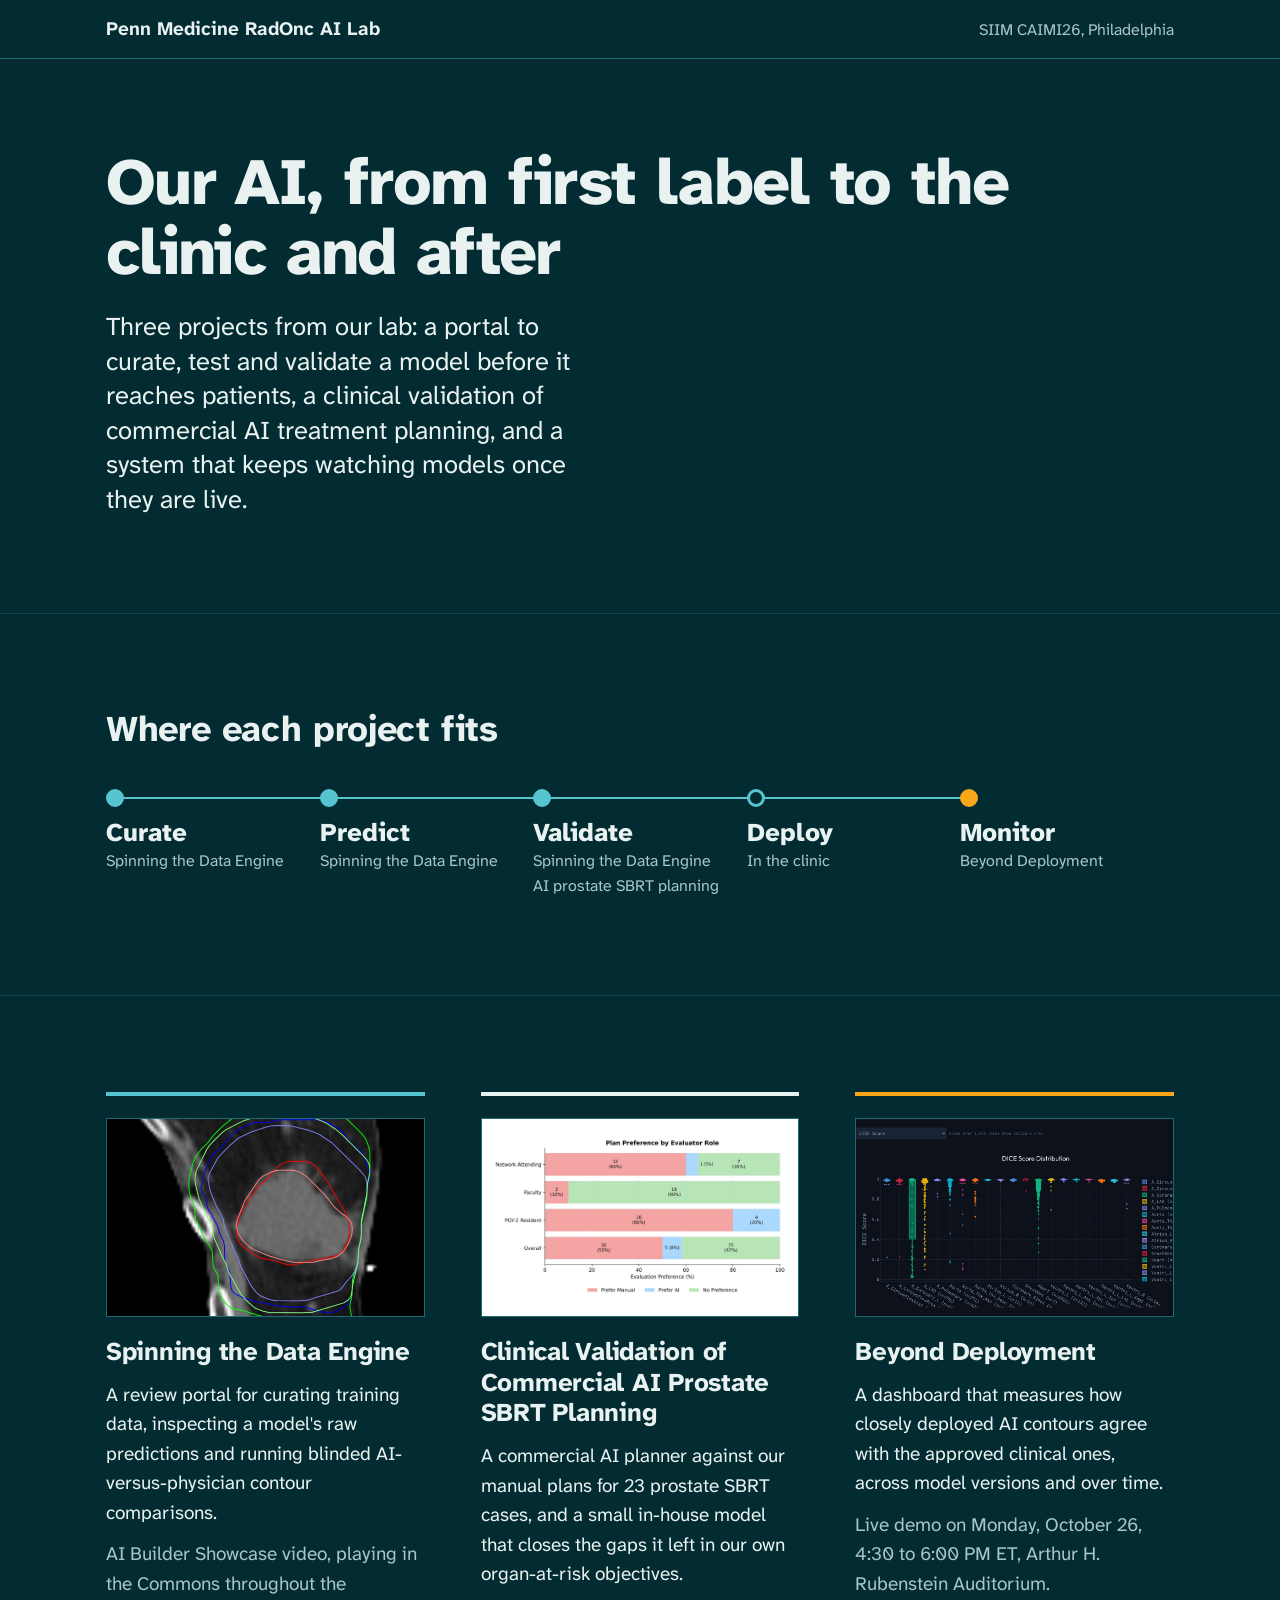
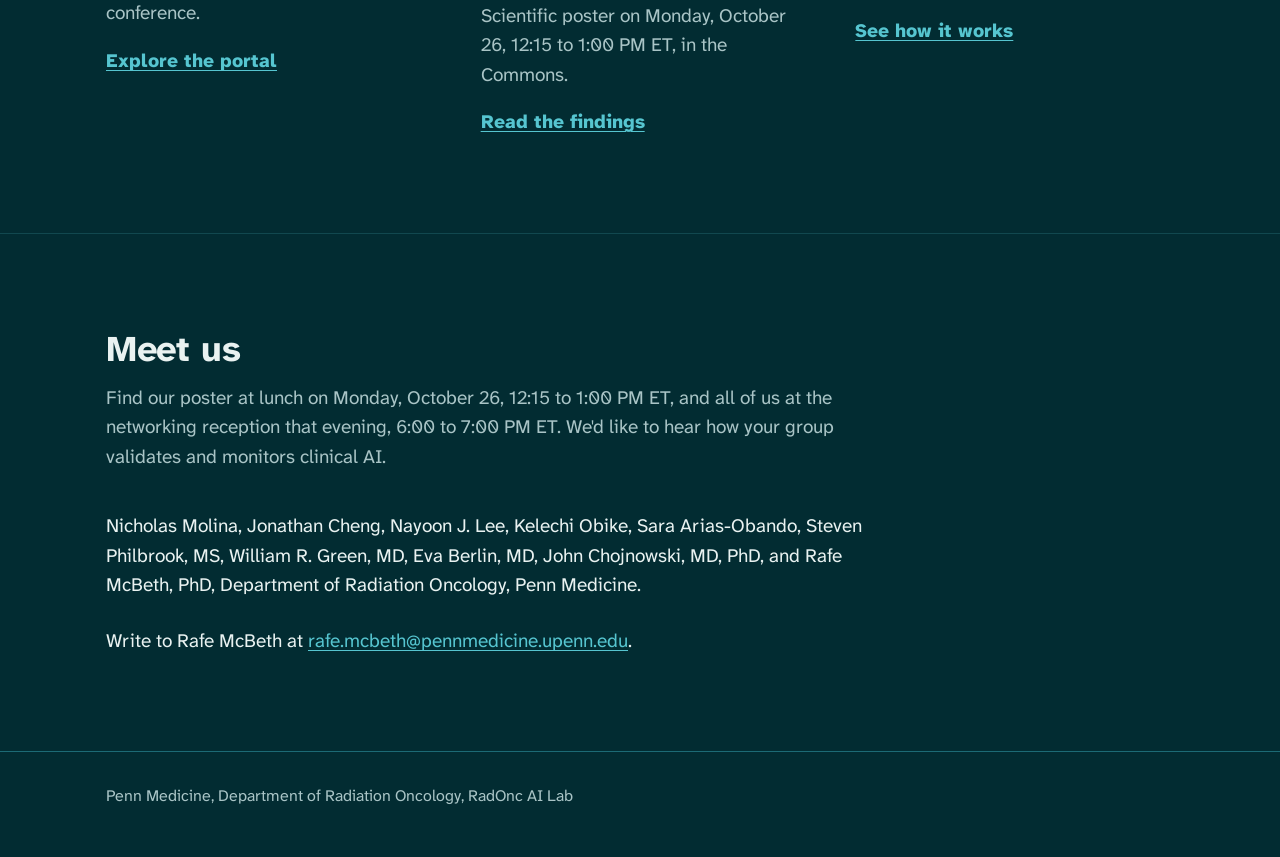
<file: index.html>
<!doctype html>
<html lang="en">
<head>
<meta charset="utf-8">
<meta name="viewport" content="width=device-width, initial-scale=1">
<title>Penn Medicine RadOnc AI Lab at SIIM CAIMI26</title>
<meta name="description" content="Three projects from Penn Medicine RadOnc AI Lab at SIIM CAIMI26: a portal to curate and validate radiotherapy AI, a clinical validation of commercial AI SBRT planning, and continuous QA after deployment.">
<meta property="og:title" content="Penn Medicine RadOnc AI Lab at SIIM CAIMI26">
<meta property="og:description" content="Spinning the Data Engine, AI prostate SBRT planning and Beyond Deployment: building, validating and monitoring clinical AI in-house.">
<meta property="og:image" content="https://mcbethlab.github.io/caimi26/data-engine/img/reveal-both.jpg">
<meta name="theme-color" content="#022c32">
<link rel="preload" href="assets/fonts/AtkinsonHyperlegibleNext.woff2" as="font" type="font/woff2" crossorigin>
<link rel="icon" href="assets/favicon.svg" type="image/svg+xml">
<link rel="icon" href="assets/favicon-32.png" sizes="32x32" type="image/png">
<link rel="apple-touch-icon" href="assets/apple-touch-icon.png">
<link rel="stylesheet" href="assets/site.css">
</head>
<body>
<header class="bar">
  <div class="wrap">
    <a href="./">Penn Medicine RadOnc AI Lab</a>
    <span class="where">SIIM CAIMI26, Philadelphia</span>
  </div>
</header>

<main>
  <section class="hero">
    <div class="wrap">
      <h1>Our AI, from first label to the clinic and after</h1>
      <p class="lede">Three projects from our lab: a portal to curate, test and validate a model before it reaches patients, a clinical validation of commercial AI treatment planning, and a system that keeps watching models once they are live.</p>
    </div>
  </section>

  <section aria-labelledby="life">
    <div class="wrap">
      <div class="section-head">
        <h2 id="life">Where each project fits</h2>
      </div>
      <ol class="lifecycle">
        <li data-project="engine"><span class="dot"></span><span><span class="stage">Curate</span><span class="by">Spinning the Data Engine</span></span></li>
        <li data-project="engine"><span class="dot"></span><span><span class="stage">Predict</span><span class="by">Spinning the Data Engine</span></span></li>
        <li data-project="engine"><span class="dot"></span><span><span class="stage">Validate</span><span class="by">Spinning the Data Engine</span><span class="by">AI prostate SBRT planning</span></span></li>
        <li><span class="dot"></span><span><span class="stage">Deploy</span><span class="by">In the clinic</span></span></li>
        <li data-project="qa"><span class="dot"></span><span><span class="stage">Monitor</span><span class="by">Beyond Deployment</span></span></li>
      </ol>
    </div>
  </section>

  <section aria-labelledby="projects">
    <div class="wrap">
      <h2 id="projects" class="sr-only">Projects</h2>
      <div class="projects">
        <article class="project" data-project="engine">
          <img class="thumb" src="data-engine/img/reveal-both.jpg" alt="Breast CT with a physician's and an AI model's target contours overlaid, as reviewers see them in the portal" width="1200" height="1200" loading="lazy">
          <h3>Spinning the Data Engine</h3>
          <p>A review portal for curating training data, inspecting a model's raw predictions and running blinded AI-versus-physician contour comparisons.</p>
          <p class="when">AI Builder Showcase video, playing in the Commons throughout the conference.</p>
          <a class="go" href="data-engine/">Explore the portal</a>
        </article>
        <article class="project" data-project="sbrt">
          <img class="thumb chart-thumb" src="prostate-sbrt/img/fig-blinded-preference.png" alt="Bar chart of blinded plan preference: half preferred the manual plan, 8% the AI plan and 42% neither" width="1400" height="761" loading="lazy">
          <h3>Clinical Validation of Commercial AI Prostate SBRT Planning</h3>
          <p>A commercial AI planner against our manual plans for 23 prostate SBRT cases, and a small in-house model that closes the gaps it left in our own organ-at-risk objectives.</p>
          <p class="when">Scientific poster on Monday, October 26, 12:15 to 1:00 PM ET, in the Commons.</p>
          <a class="go" href="prostate-sbrt/">Read the findings</a>
        </article>
        <article class="project" data-project="qa">
          <img class="thumb" src="beyond-deployment/img/card.jpg" alt="The dashboard's box plots of Dice for each cardiovascular structure, every case a dot" width="1200" height="750" loading="lazy">
          <h3>Beyond Deployment</h3>
          <p>A dashboard that measures how closely deployed AI contours agree with the approved clinical ones, across model versions and over time.</p>
          <p class="when">Live demo on Monday, October 26, 4:30 to 6:00 PM ET, Arthur H. Rubenstein Auditorium.</p>
          <a class="go" href="beyond-deployment/">See how it works</a>
        </article>
      </div>
    </div>
  </section>

  <section aria-labelledby="meet">
    <div class="wrap">
      <div class="section-head">
        <h2 id="meet">Meet us</h2>
        <p>Find our poster at lunch on Monday, October 26, 12:15 to 1:00 PM ET, and all of us at the networking reception that evening, 6:00 to 7:00 PM ET. We'd like to hear how your group validates and monitors clinical AI.</p>
      </div>
      <p class="prose">Nicholas Molina, Jonathan Cheng, Nayoon J. Lee, Kelechi Obike, Sara Arias-Obando, Steven Philbrook, MS, William R. Green, MD, Eva Berlin, MD, John Chojnowski, MD, PhD, and Rafe McBeth, PhD, Department of Radiation Oncology, Penn Medicine.</p>
      <p class="prose contact">Write to Rafe McBeth at <a href="mailto:rafe.mcbeth@pennmedicine.upenn.edu">rafe.mcbeth@pennmedicine.upenn.edu</a>.</p>
    </div>
  </section>
</main>

<footer>
  <div class="wrap">Penn Medicine, Department of Radiation Oncology, RadOnc AI Lab</div>
</footer>
</body>
</html>
</file>
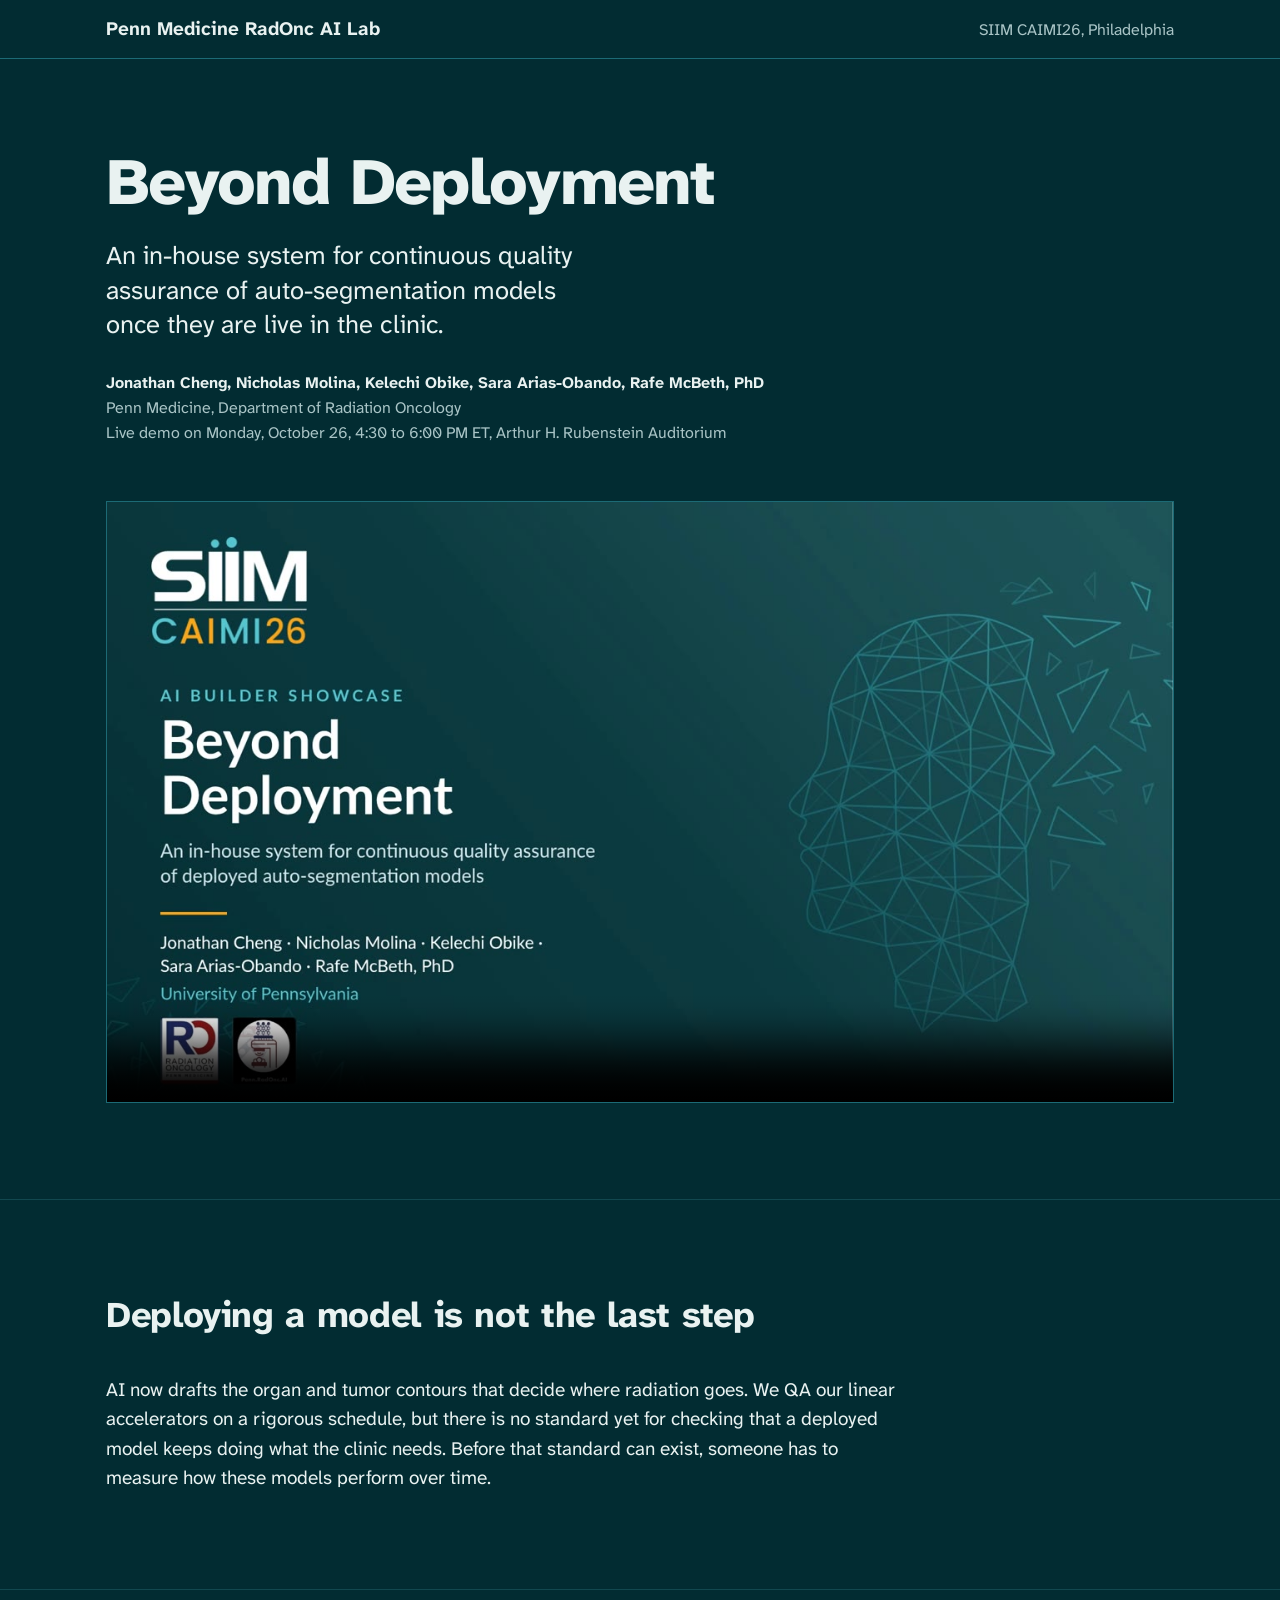
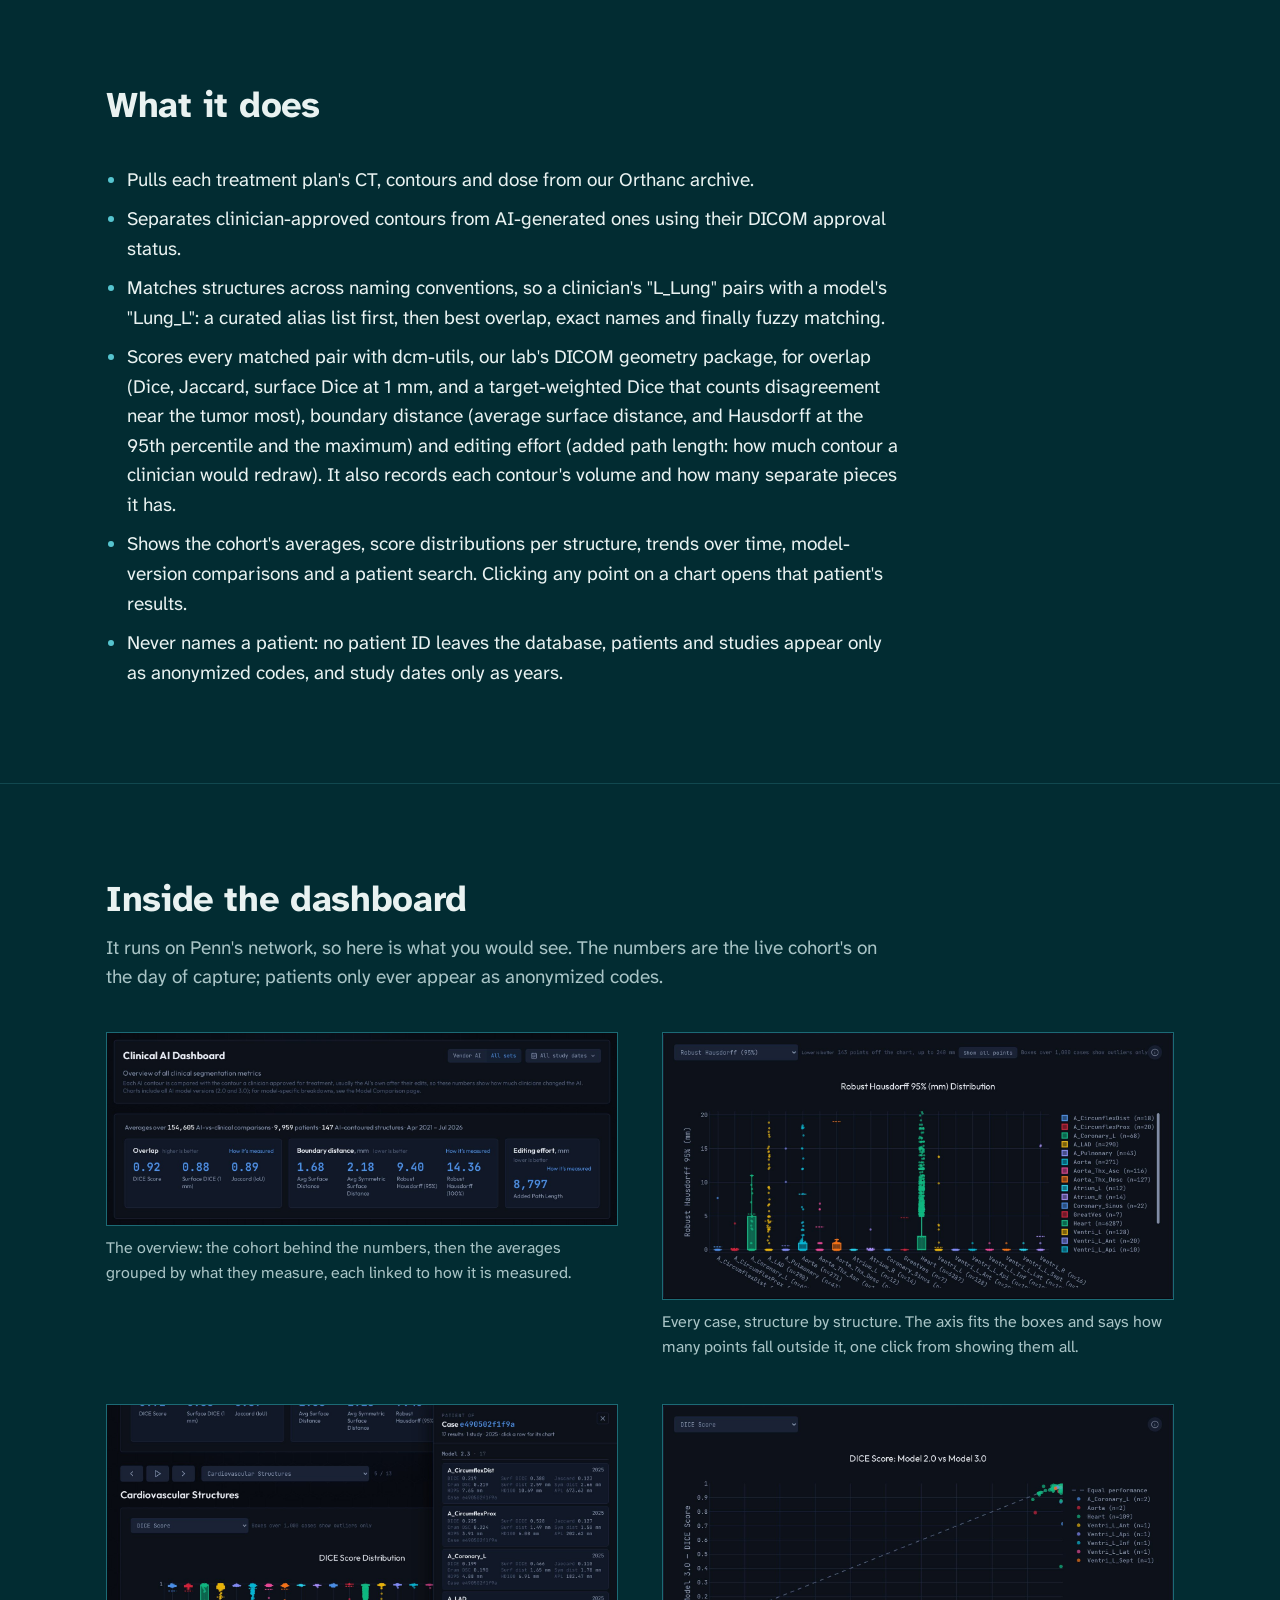
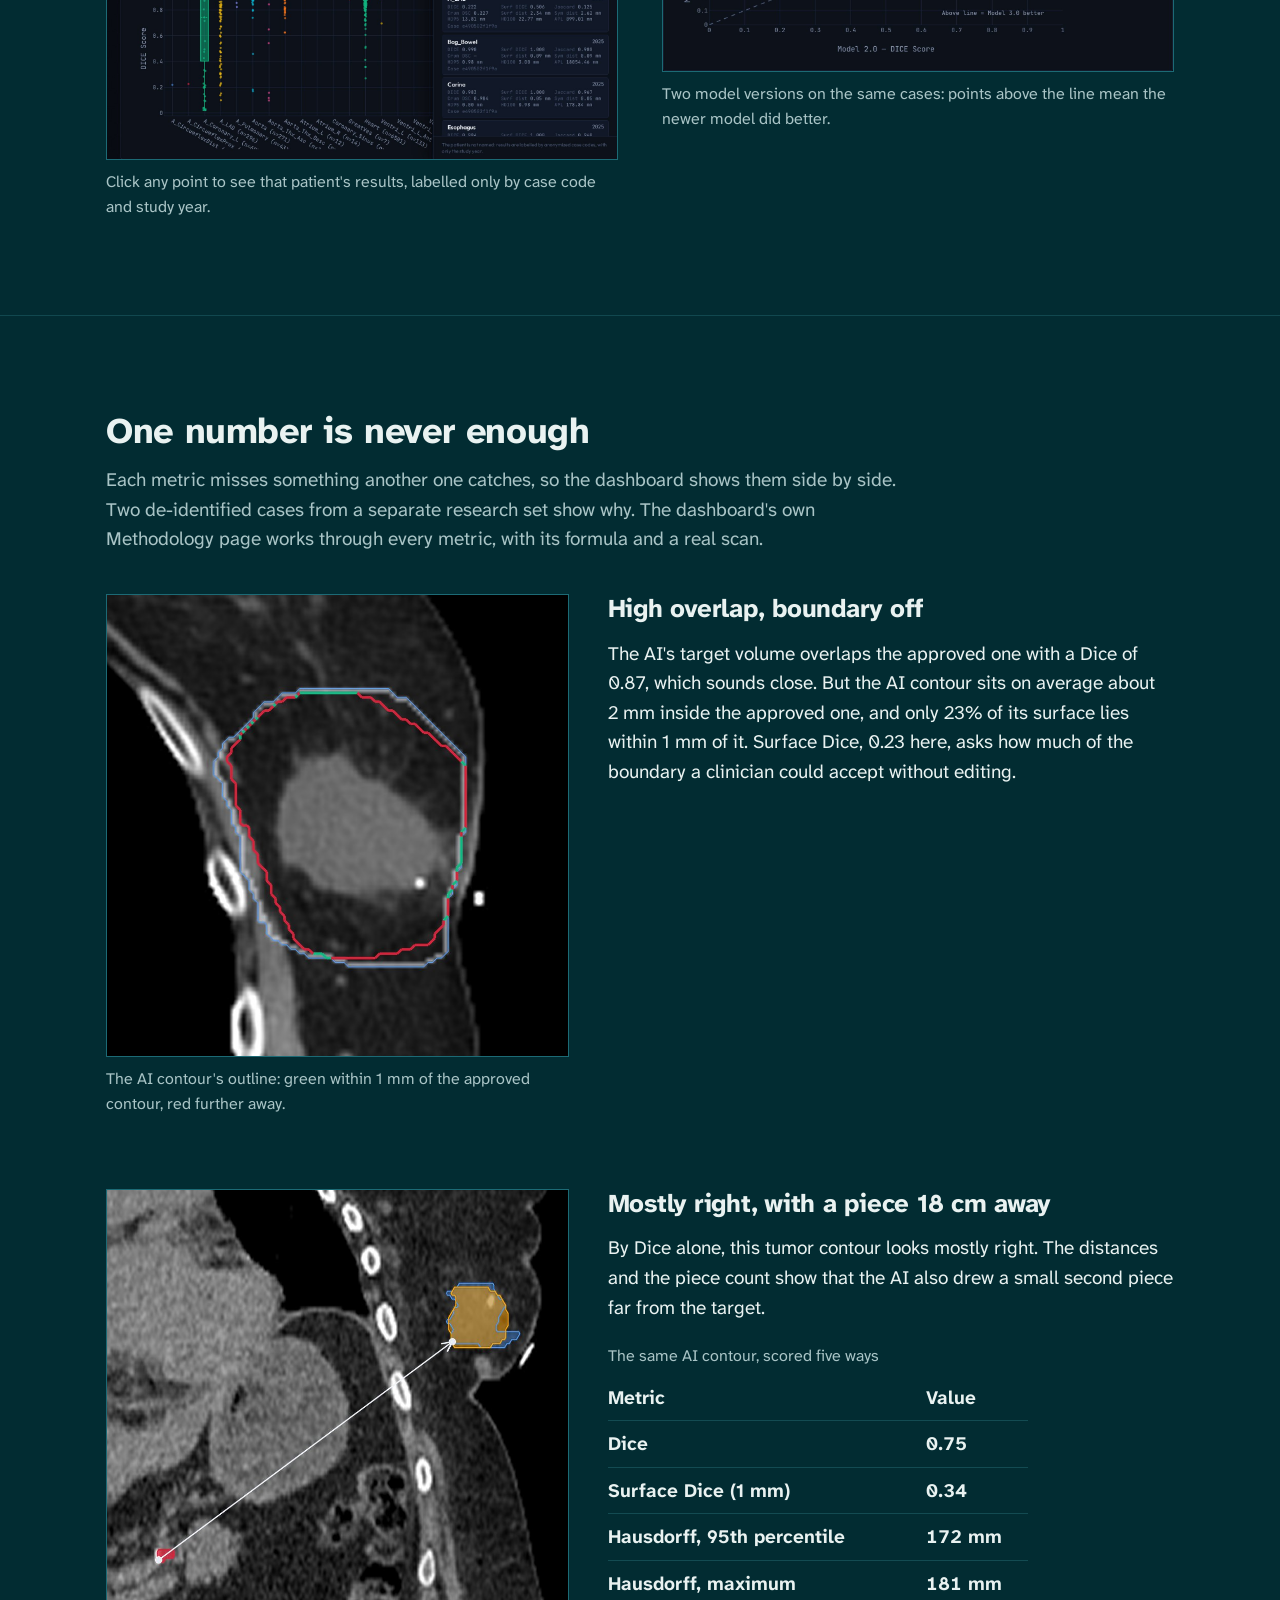
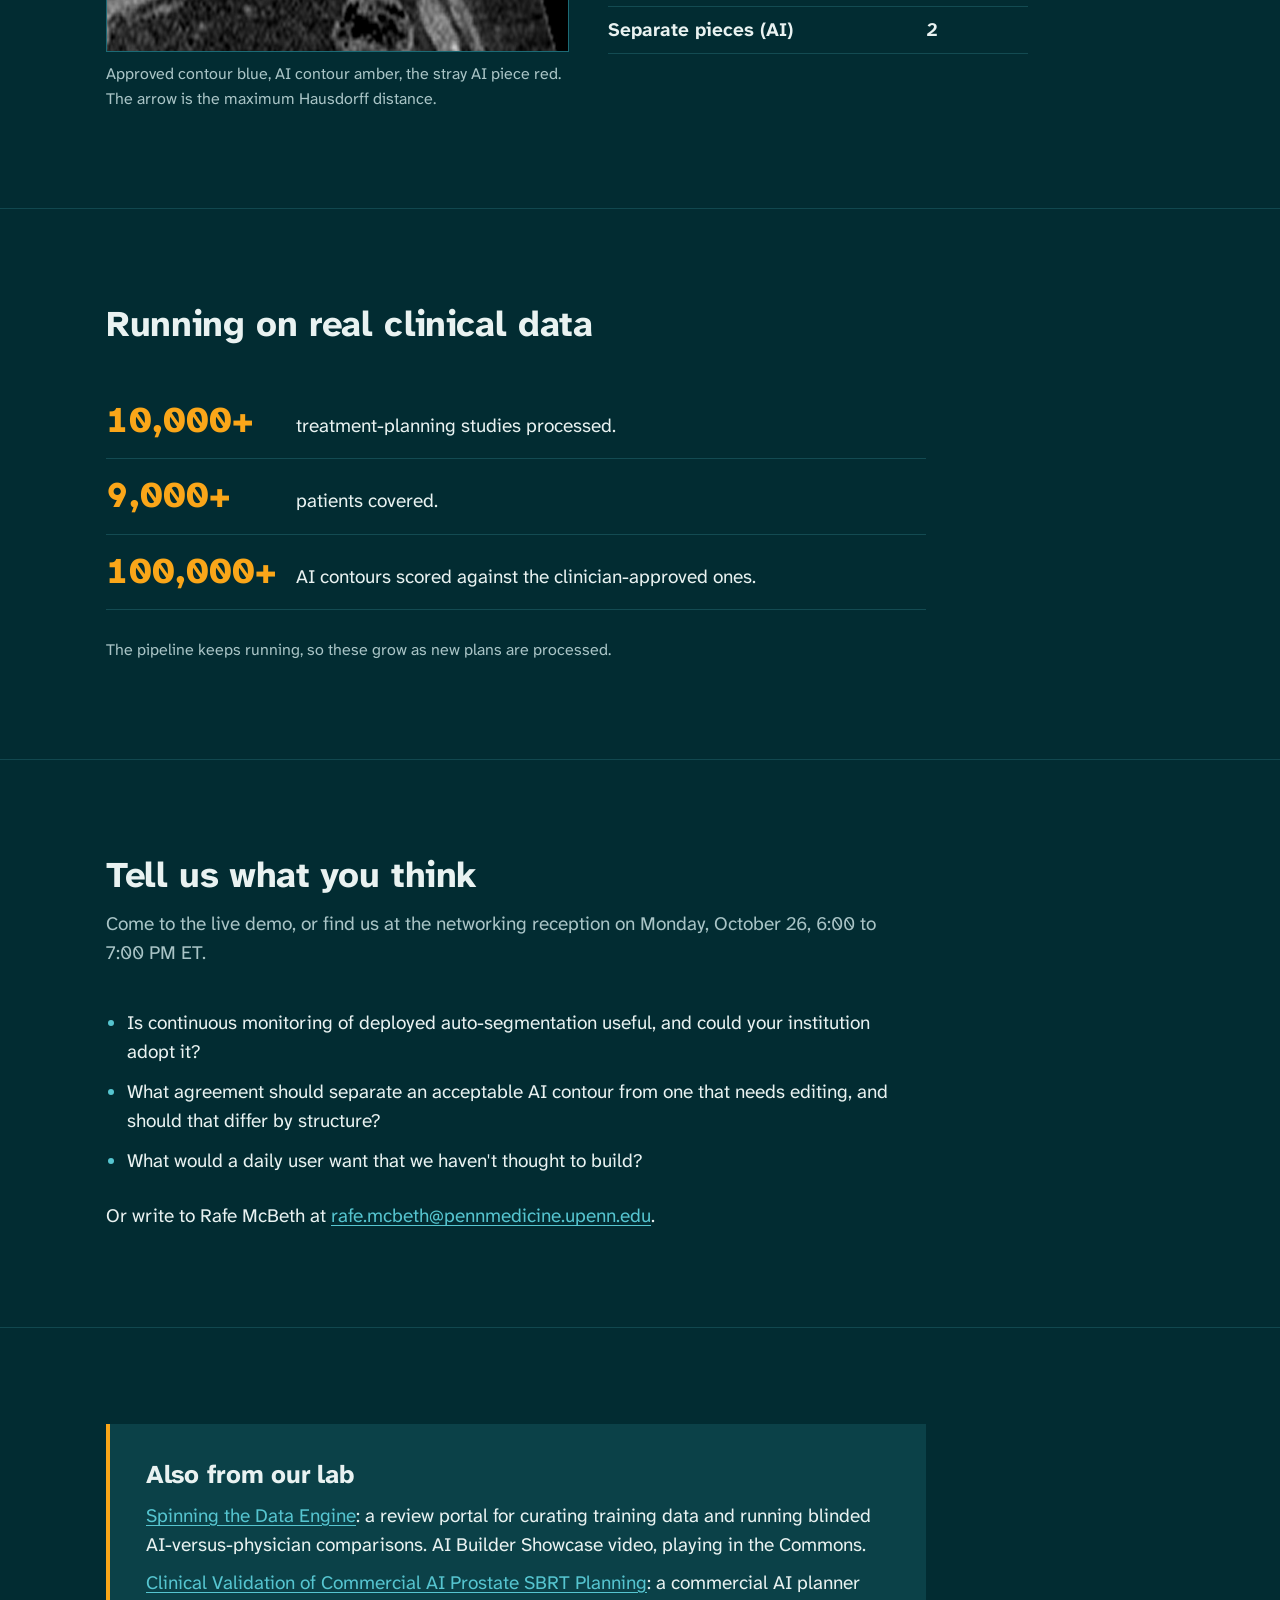
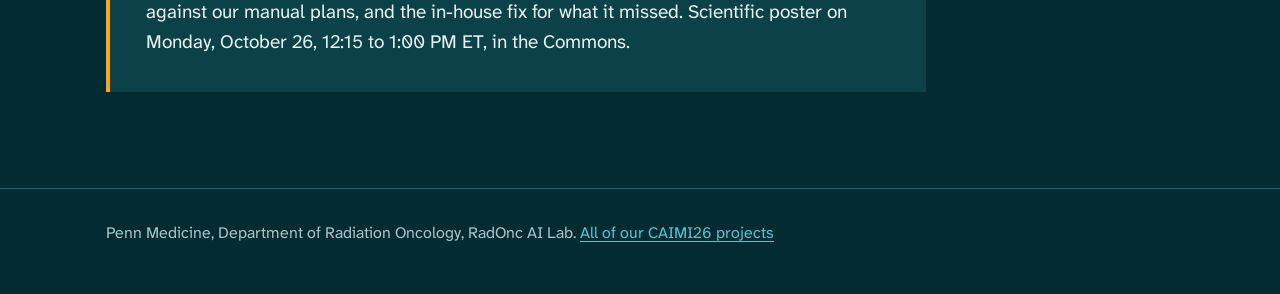
<file: beyond-deployment/index.html>
<!doctype html>
<html lang="en">
<head>
<meta charset="utf-8">
<meta name="viewport" content="width=device-width, initial-scale=1">
<title>Beyond Deployment · Penn Medicine RadOnc AI Lab</title>
<meta name="description" content="An in-house system for continuous quality assurance of deployed auto-segmentation models. Live demo at SIIM CAIMI26.">
<meta property="og:title" content="Beyond Deployment">
<meta property="og:description" content="Continuous quality assurance for auto-segmentation models once they are live in the clinic.">
<meta property="og:image" content="https://mcbethlab.github.io/caimi26/beyond-deployment/img/card.jpg">
<meta name="theme-color" content="#022c32">
<link rel="preload" href="../assets/fonts/AtkinsonHyperlegibleNext.woff2" as="font" type="font/woff2" crossorigin>
<link rel="icon" href="../assets/favicon.svg" type="image/svg+xml">
<link rel="icon" href="../assets/favicon-32.png" sizes="32x32" type="image/png">
<link rel="apple-touch-icon" href="../assets/apple-touch-icon.png">
<link rel="stylesheet" href="../assets/site.css">
</head>
<body>
<header class="bar">
  <div class="wrap">
    <a href="../">Penn Medicine RadOnc AI Lab</a>
    <span class="where">SIIM CAIMI26, Philadelphia</span>
  </div>
</header>

<main>
  <section class="hero">
    <div class="wrap">
      <h1>Beyond Deployment</h1>
      <p class="lede">An in-house system for continuous quality assurance of auto-segmentation models once they are live in the clinic.</p>
      <p class="credits">
        <strong>Jonathan Cheng, Nicholas Molina, Kelechi Obike, Sara Arias-Obando, Rafe McBeth, PhD</strong><br>
        Penn Medicine, Department of Radiation Oncology<br>
        Live demo on Monday, October 26, 4:30 to 6:00 PM ET, Arthur H. Rubenstein Auditorium
      </p>
      <div class="video has-video" id="video">
        <video controls playsinline preload="metadata" poster="video/poster.jpg" width="1280" height="720"
               aria-label="Three-and-a-half-minute demo video, silent, with on-screen captions">
          <source src="video/caimi26-beyond-deployment.mp4" type="video/mp4">
          Your browser can't play this video. <a href="video/caimi26-beyond-deployment.mp4">Download it</a>.
        </video>
      </div>
    </div>
  </section>

  <section aria-labelledby="why">
    <div class="wrap">
      <div class="section-head">
        <h2 id="why">Deploying a model is not the last step</h2>
      </div>
      <div class="prose">
        <p>AI now drafts the organ and tumor contours that decide where radiation goes. We QA our linear accelerators on a rigorous schedule, but there is no standard yet for checking that a deployed model keeps doing what the clinic needs. Before that standard can exist, someone has to measure how these models perform over time.</p>
      </div>
    </div>
  </section>

  <section aria-labelledby="what">
    <div class="wrap">
      <div class="section-head">
        <h2 id="what">What it does</h2>
      </div>
      <ul class="plain">
        <li>Pulls each treatment plan's CT, contours and dose from our Orthanc archive.</li>
        <li>Separates clinician-approved contours from AI-generated ones using their DICOM approval status.</li>
        <li>Matches structures across naming conventions, so a clinician's "L_Lung" pairs with a model's "Lung_L": a curated alias list first, then best overlap, exact names and finally fuzzy matching.</li>
        <li>Scores every matched pair with dcm-utils, our lab's DICOM geometry package, for overlap (Dice, Jaccard, surface Dice at 1&nbsp;mm, and a target-weighted Dice that counts disagreement near the tumor most), boundary distance (average surface distance, and Hausdorff at the 95th percentile and the maximum) and editing effort (added path length: how much contour a clinician would redraw). It also records each contour's volume and how many separate pieces it has.</li>
        <li>Shows the cohort's averages, score distributions per structure, trends over time, model-version comparisons and a patient search. Clicking any point on a chart opens that patient's results.</li>
        <li>Never names a patient: no patient ID leaves the database, patients and studies appear only as anonymized codes, and study dates only as years.</li>
      </ul>
    </div>
  </section>

  <section aria-labelledby="inside">
    <div class="wrap">
      <div class="section-head">
        <h2 id="inside">Inside the dashboard</h2>
        <p>It runs on Penn's network, so here is what you would see. The numbers are the live cohort's on the day of capture; patients only ever appear as anonymized codes.</p>
      </div>
      <div class="shots">
        <figure>
          <img src="img/dashboard-overview.jpg" alt="The dashboard's overview: one line on the cohort behind the numbers, then average Dice, surface Dice and Jaccard under Overlap, four distances under Boundary distance, and added path length under Editing effort" width="1600" height="602" loading="lazy">
          <figcaption>The overview: the cohort behind the numbers, then the averages grouped by what they measure, each linked to how it is measured.</figcaption>
        </figure>
        <figure>
          <img src="img/dashboard-boxplot.jpg" alt="Box plots of the 95th-percentile Hausdorff distance for each cardiovascular structure, with every case as a dot and a note that 143 points lie above the chart" width="1600" height="836" loading="lazy">
          <figcaption>Every case, structure by structure. The axis fits the boxes and says how many points fall outside it, one click from showing them all.</figcaption>
        </figure>
        <figure>
          <img src="img/dashboard-side-panel.jpg" alt="A clicked point opens a side panel listing that patient's results, structure by structure, with every metric, the case code and the study year" width="1600" height="1110" loading="lazy">
          <figcaption>Click any point to see that patient's results, labelled only by case code and study year.</figcaption>
        </figure>
        <figure>
          <img src="img/dashboard-model-comparison.jpg" alt="A scatter plot of Dice for the same cases under Model 2.0 and Model 3.0, with a dashed line of equal performance" width="1600" height="835" loading="lazy">
          <figcaption>Two model versions on the same cases: points above the line mean the newer model did better.</figcaption>
        </figure>
      </div>
    </div>
  </section>

  <section aria-labelledby="metrics">
    <div class="wrap">
      <div class="section-head">
        <h2 id="metrics">One number is never enough</h2>
        <p>Each metric misses something another one catches, so the dashboard shows them side by side. Two de-identified cases from a separate research set show why. The dashboard's own Methodology page works through every metric, with its formula and a real scan.</p>
      </div>

      <div class="case">
        <figure>
          <img src="img/surface-dice.jpg" alt="A breast target on one CT slice: the AI contour's outline is green where it lies within 1 mm of the approved contour and red where it lies further away, and it is mostly red" width="900" height="900" loading="lazy">
          <figcaption>The AI contour's outline: green within 1&nbsp;mm of the approved contour, red further away.</figcaption>
        </figure>
        <div class="prose">
          <h3>High overlap, boundary off</h3>
          <p>The AI's target volume overlaps the approved one with a Dice of 0.87, which sounds close. But the AI contour sits on average about 2&nbsp;mm inside the approved one, and only 23% of its surface lies within 1&nbsp;mm of it. Surface Dice, 0.23 here, asks how much of the boundary a clinician could accept without editing.</p>
        </div>
      </div>

      <div class="case">
        <figure>
          <img src="img/stray-fragment.jpg" alt="A coronal CT view: the approved tumor contour in blue and the AI contour in amber in the breast, a small red AI piece in the upper abdomen, and a white arrow joining them" width="900" height="900" loading="lazy">
          <figcaption>Approved contour blue, AI contour amber, the stray AI piece red. The arrow is the maximum Hausdorff distance.</figcaption>
        </figure>
        <div class="prose">
          <h3>Mostly right, with a piece 18&nbsp;cm away</h3>
          <p>By Dice alone, this tumor contour looks mostly right. The distances and the piece count show that the AI also drew a small second piece far from the target.</p>
          <table class="dice">
            <caption>The same AI contour, scored five ways</caption>
            <thead><tr><th scope="col">Metric</th><th scope="col">Value</th></tr></thead>
            <tbody>
              <tr><th scope="row">Dice</th><td>0.75</td></tr>
              <tr><th scope="row">Surface Dice (1&nbsp;mm)</th><td>0.34</td></tr>
              <tr><th scope="row">Hausdorff, 95th percentile</th><td>172&nbsp;mm</td></tr>
              <tr><th scope="row">Hausdorff, maximum</th><td>181&nbsp;mm</td></tr>
              <tr><th scope="row">Separate pieces (AI)</th><td>2</td></tr>
            </tbody>
          </table>
        </div>
      </div>
    </div>
  </section>

  <section aria-labelledby="scale">
    <div class="wrap">
      <div class="section-head">
        <h2 id="scale">Running on real clinical data</h2>
      </div>
      <ul class="results">
        <li><span class="figure">10,000+</span><span>treatment-planning studies processed.</span></li>
        <li><span class="figure">9,000+</span><span>patients covered.</span></li>
        <li><span class="figure">100,000+</span><span>AI contours scored against the clinician-approved ones.</span></li>
      </ul>
      <p class="cite">The pipeline keeps running, so these grow as new plans are processed.</p>
    </div>
  </section>

  <section aria-labelledby="ask">
    <div class="wrap">
      <div class="section-head">
        <h2 id="ask">Tell us what you think</h2>
        <p>Come to the live demo, or find us at the networking reception on Monday, October 26, 6:00 to 7:00 PM ET.</p>
      </div>
      <ul class="plain">
        <li>Is continuous monitoring of deployed auto-segmentation useful, and could your institution adopt it?</li>
        <li>What agreement should separate an acceptable AI contour from one that needs editing, and should that differ by structure?</li>
        <li>What would a daily user want that we haven't thought to build?</li>
      </ul>
      <p class="prose contact">Or write to Rafe McBeth at <a href="mailto:rafe.mcbeth@pennmedicine.upenn.edu">rafe.mcbeth@pennmedicine.upenn.edu</a>.</p>
    </div>
  </section>

  <section aria-labelledby="sibling">
    <div class="wrap">
      <div class="sibling">
        <h2 id="sibling">Also from our lab</h2>
        <p><a href="../data-engine/">Spinning the Data Engine</a>: a review portal for curating training data and running blinded AI-versus-physician comparisons. AI Builder Showcase video, playing in the Commons.</p>
        <p><a href="../prostate-sbrt/">Clinical Validation of Commercial AI Prostate SBRT Planning</a>: a commercial AI planner against our manual plans, and the in-house fix for what it missed. Scientific poster on Monday, October 26, 12:15 to 1:00 PM ET, in the Commons.</p>
      </div>
    </div>
  </section>
</main>

<footer>
  <div class="wrap">Penn Medicine, Department of Radiation Oncology, RadOnc AI Lab. <a href="../">All of our CAIMI26 projects</a></div>
</footer>
</body>
</html>
</file>
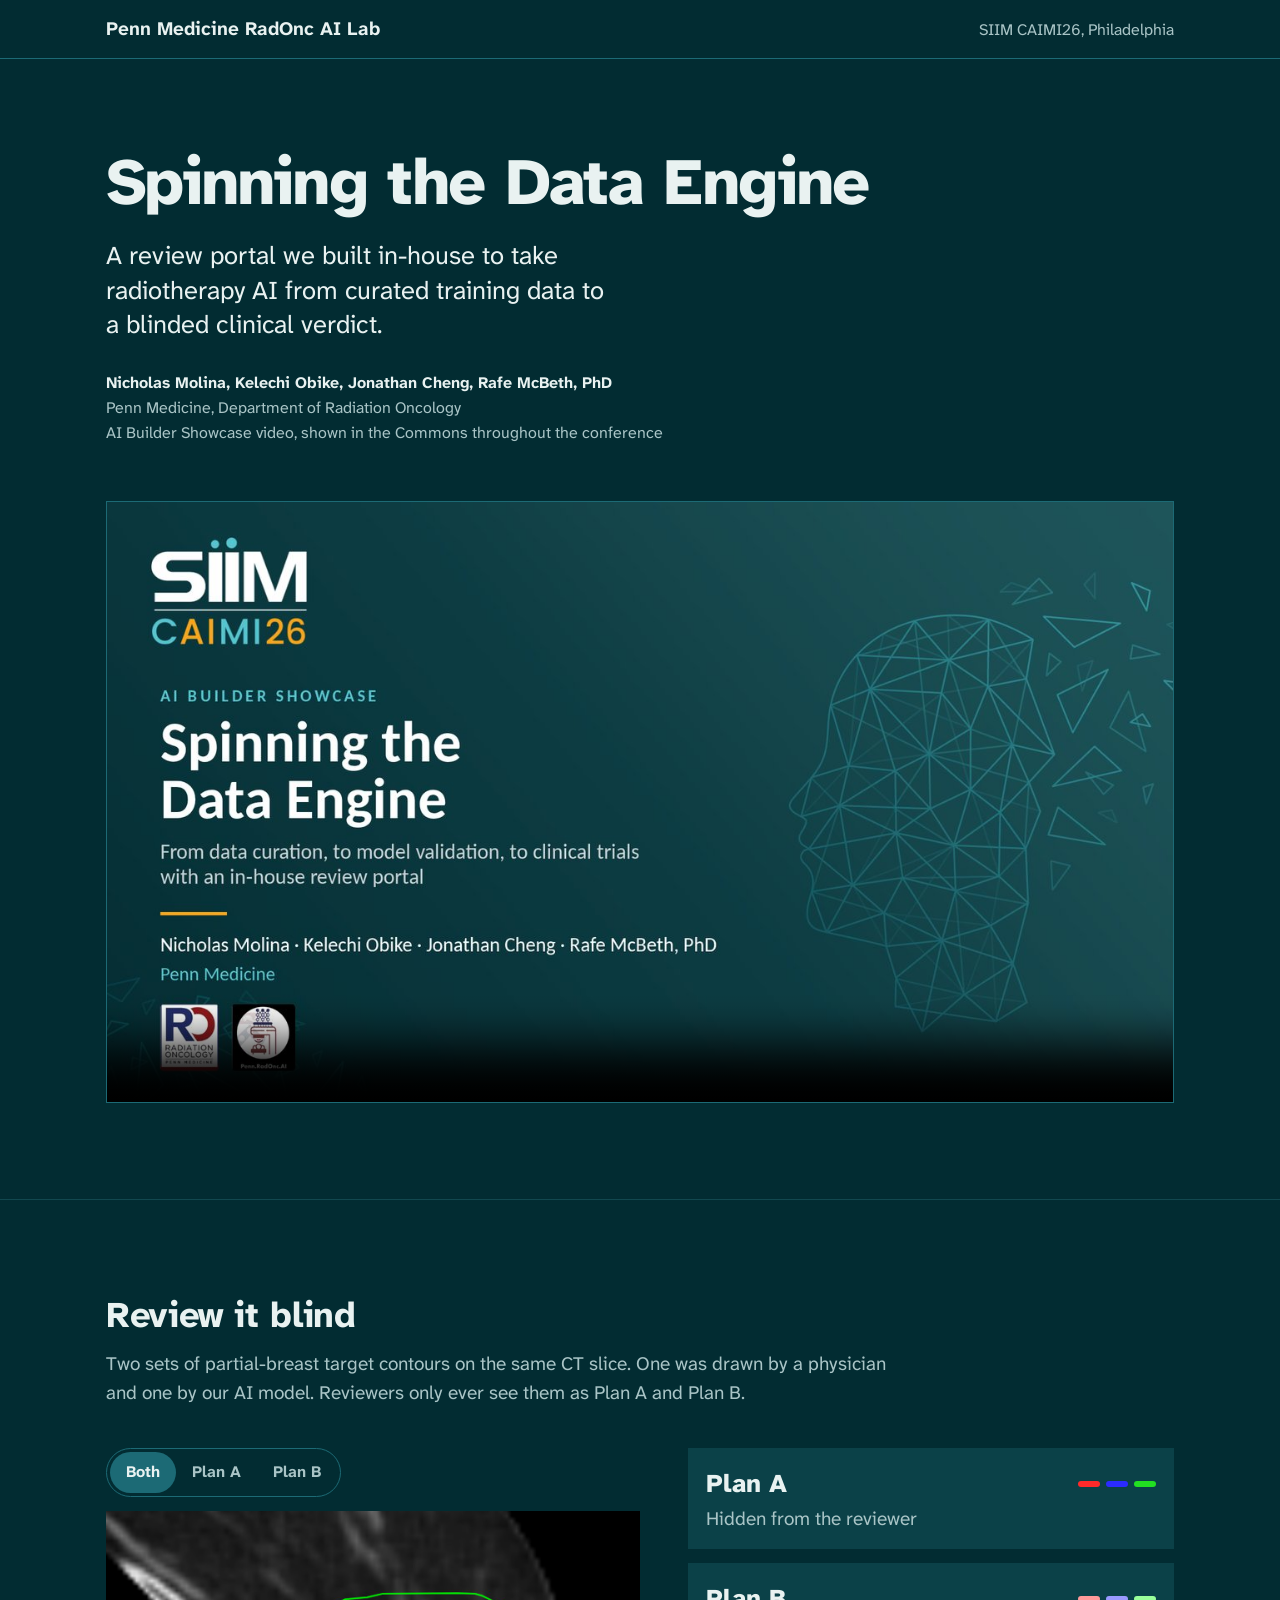
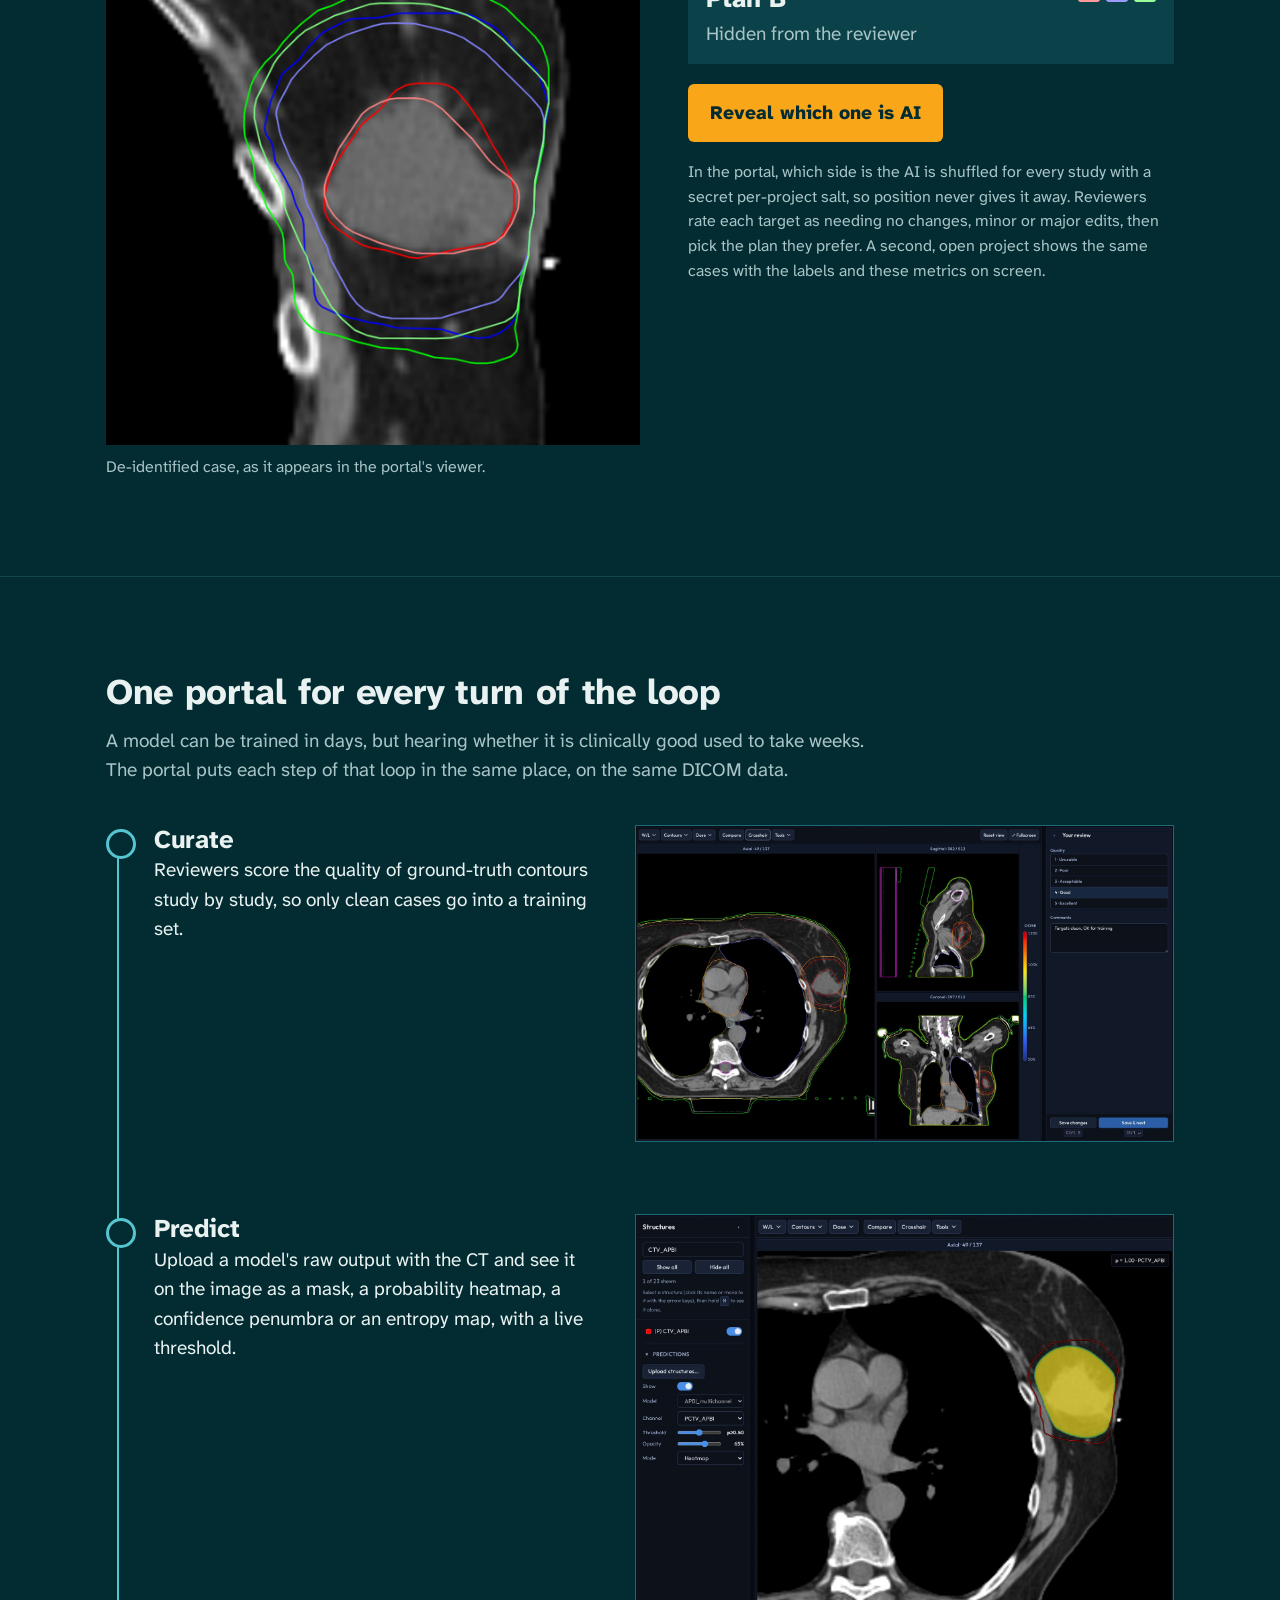
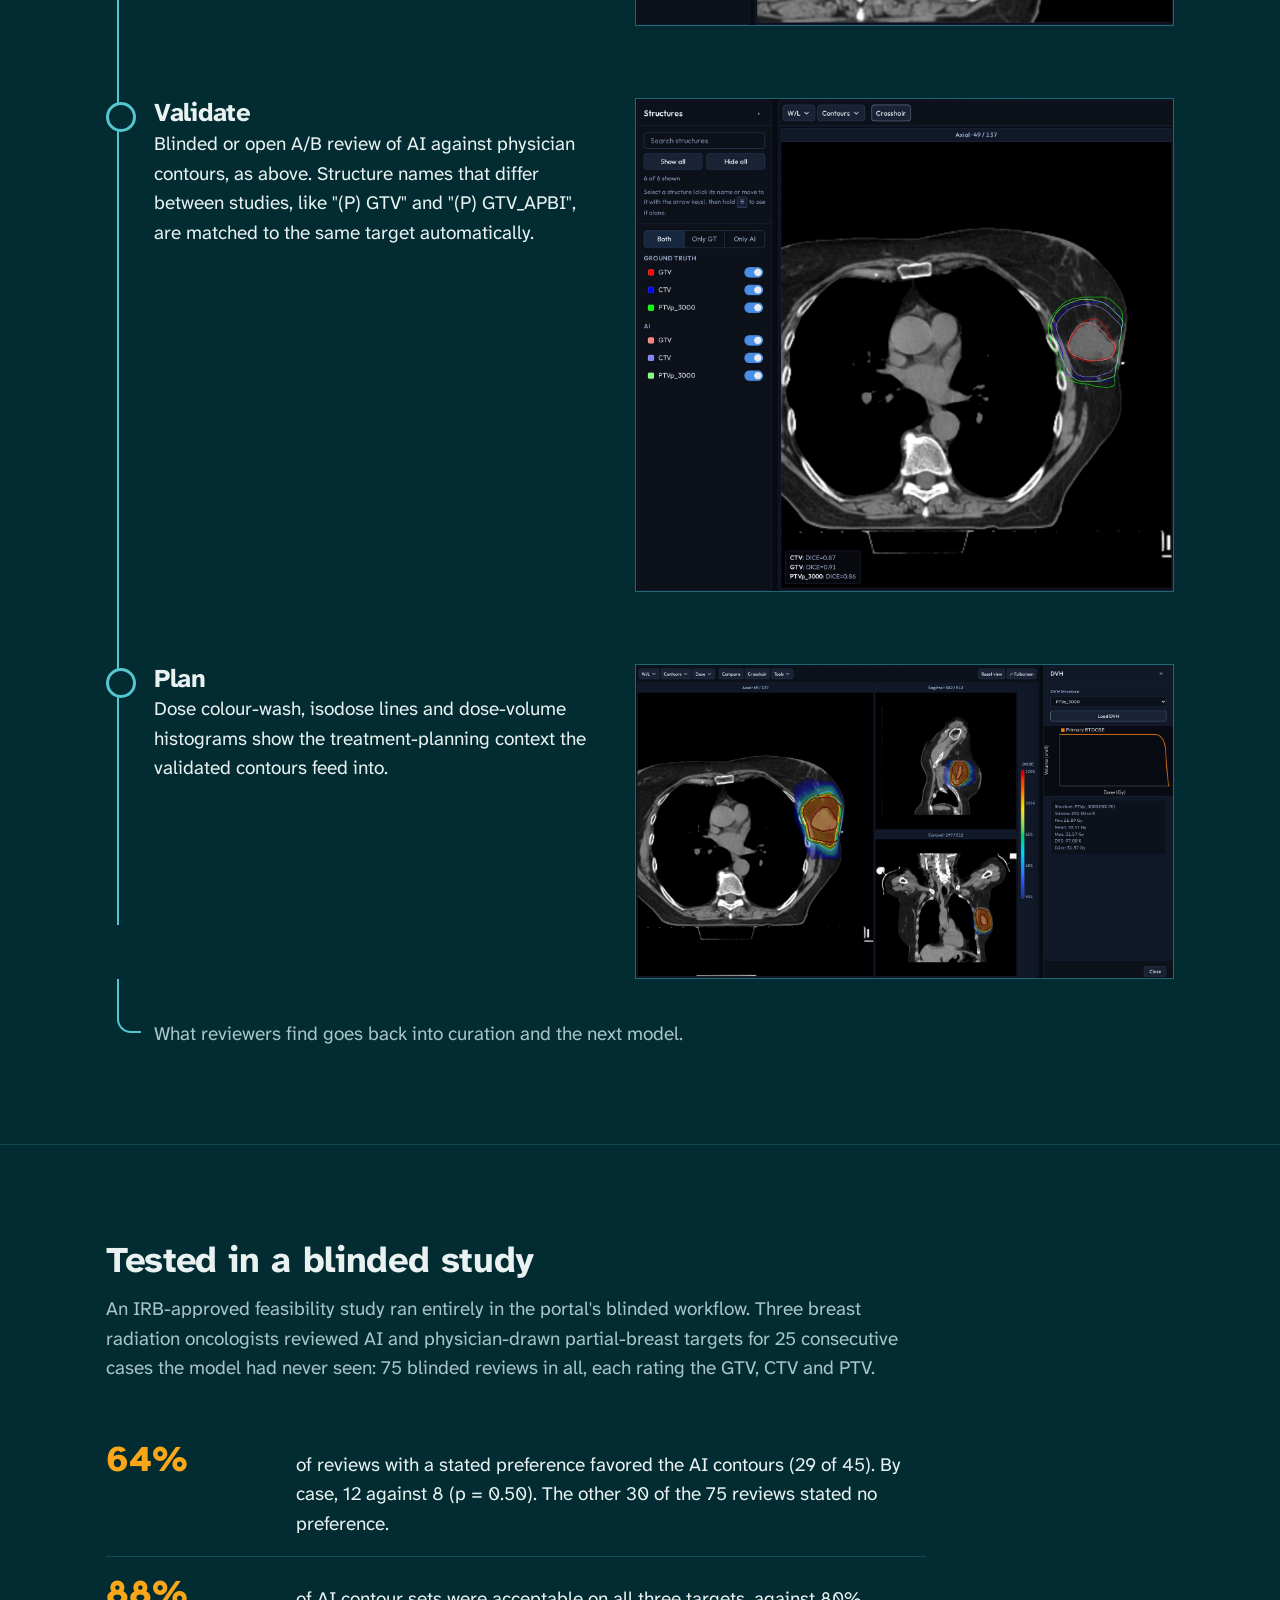
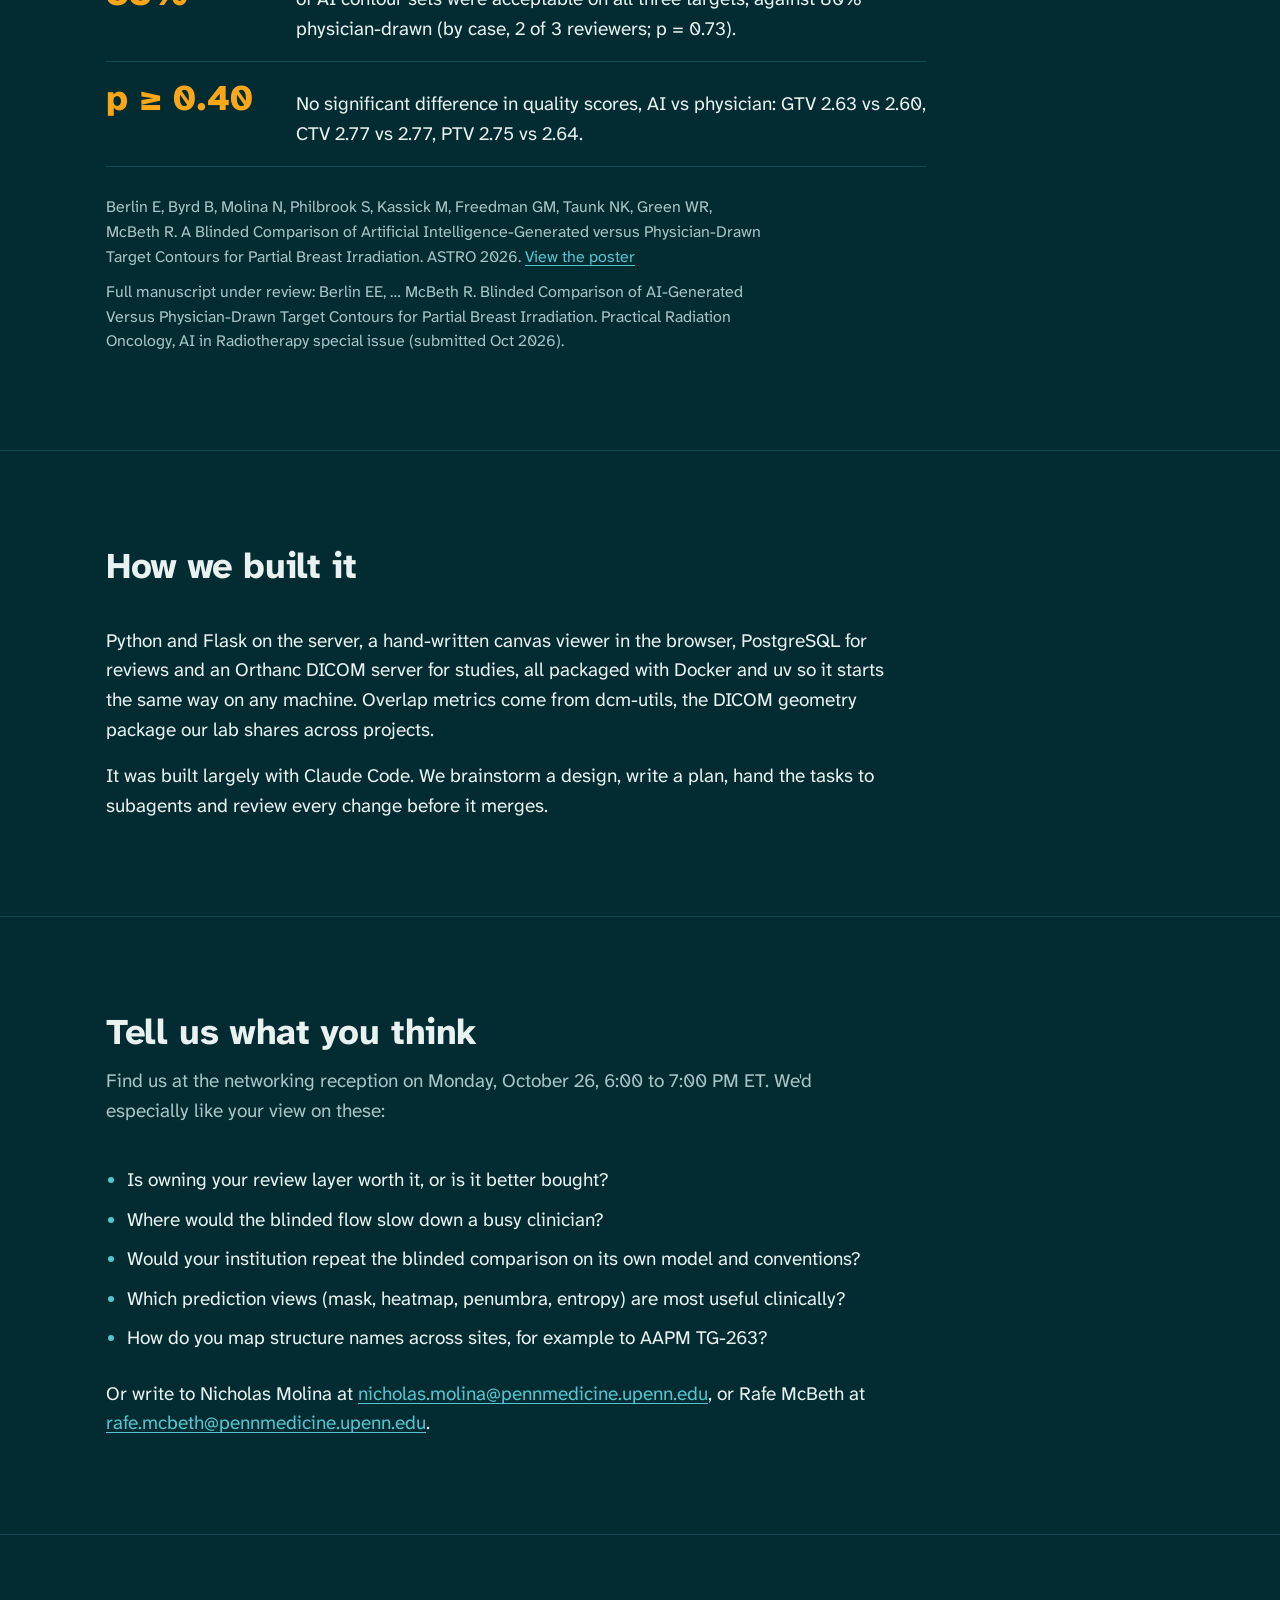
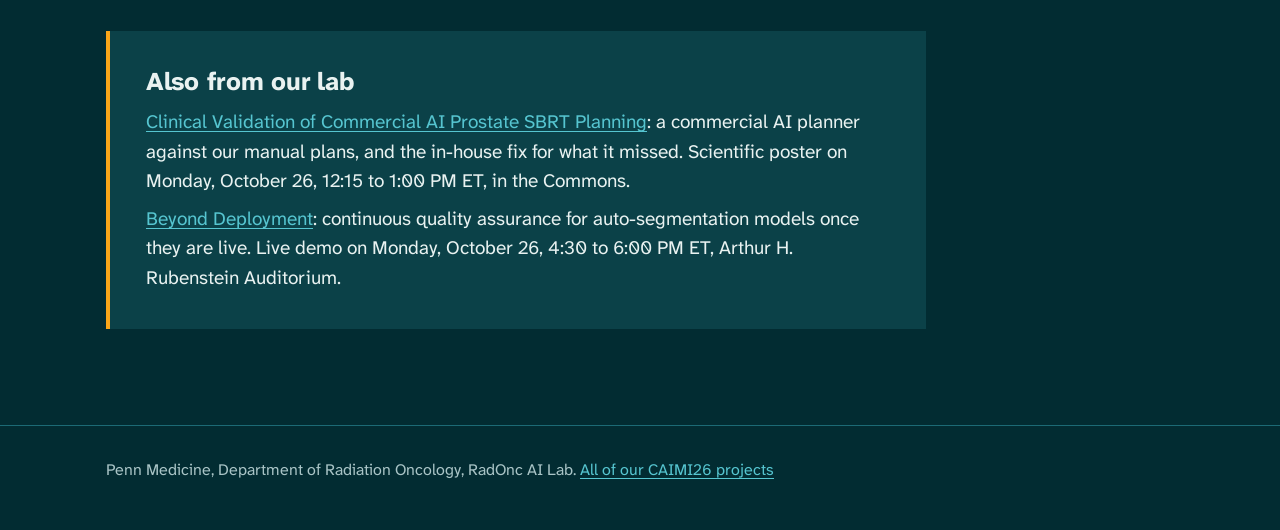
<file: data-engine/index.html>
<!doctype html>
<html lang="en">
<head>
<meta charset="utf-8">
<meta name="viewport" content="width=device-width, initial-scale=1">
<title>Spinning the Data Engine · Penn Medicine RadOnc AI Lab</title>
<meta name="description" content="An in-house review portal that takes radiotherapy AI from curated training data to a blinded clinical verdict. SIIM CAIMI26 AI Builder Showcase.">
<meta property="og:title" content="Spinning the Data Engine">
<meta property="og:description" content="An in-house review portal for curating, inspecting and blindly validating radiotherapy AI contours.">
<meta property="og:image" content="https://mcbethlab.github.io/caimi26/data-engine/img/reveal-both.jpg">
<meta name="theme-color" content="#022c32">
<link rel="preload" href="../assets/fonts/AtkinsonHyperlegibleNext.woff2" as="font" type="font/woff2" crossorigin>
<link rel="icon" href="../assets/favicon.svg" type="image/svg+xml">
<link rel="icon" href="../assets/favicon-32.png" sizes="32x32" type="image/png">
<link rel="apple-touch-icon" href="../assets/apple-touch-icon.png">
<link rel="stylesheet" href="../assets/site.css">
</head>
<body>
<header class="bar">
  <div class="wrap">
    <a href="../">Penn Medicine RadOnc AI Lab</a>
    <span class="where">SIIM CAIMI26, Philadelphia</span>
  </div>
</header>

<main>
  <section class="hero">
    <div class="wrap">
      <h1>Spinning the Data Engine</h1>
      <p class="lede">A review portal we built in-house to take radiotherapy AI from curated training data to a blinded clinical verdict.</p>
      <p class="credits">
        <strong>Nicholas Molina, Kelechi Obike, Jonathan Cheng, Rafe McBeth, PhD</strong><br>
        Penn Medicine, Department of Radiation Oncology<br>
        AI Builder Showcase video, shown in the Commons throughout the conference
      </p>
      <div class="video has-video" id="video">
        <video controls playsinline preload="metadata" poster="video/poster.jpg" width="1280" height="720"
               aria-label="Two-minute showcase video, silent, with on-screen captions">
          <source src="video/caimi26-data-engine.mp4" type="video/mp4">
          Your browser can't play this video. <a href="video/caimi26-data-engine.mp4">Download it</a>.
        </video>
      </div>
    </div>
  </section>

  <section aria-labelledby="try">
    <div class="wrap">
      <div class="section-head">
        <h2 id="try">Review it blind</h2>
        <p>Two sets of partial-breast target contours on the same CT slice. One was drawn by a physician and one by our AI model. Reviewers only ever see them as Plan A and Plan B.</p>
      </div>

      <div class="reveal" data-reveal>
        <figure>
          <div class="toggle" role="radiogroup" aria-label="Contours shown">
            <button type="button" role="radio" data-view="both" aria-checked="true">Both</button>
            <button type="button" role="radio" data-view="a" aria-checked="false">Plan A</button>
            <button type="button" role="radio" data-view="b" aria-checked="false">Plan B</button>
          </div>
          <div class="frame">
            <img data-view="both" class="on" src="img/reveal-both.jpg" alt="Axial CT of the breast with two sets of target contours, GTV, CTV and PTV, overlaid in solid and lighter colours" width="1200" height="1200">
            <img data-view="a" src="img/reveal-gt.jpg" alt="The same slice showing only Plan A's contours, in solid colours" width="1200" height="1200" loading="lazy">
            <img data-view="b" src="img/reveal-ai.jpg" alt="The same slice showing only Plan B's contours, in lighter colours" width="1200" height="1200" loading="lazy">
          </div>
          <figcaption>De-identified case, as it appears in the portal's viewer.</figcaption>
        </figure>

        <div>
          <ul class="sides" aria-live="polite">
            <li class="side">
              <div class="head">
                <span class="name">Plan A</span>
                <span class="swatches" aria-hidden="true"><i style="background:#ff2a2a"></i><i style="background:#2b2bff"></i><i style="background:#22e022"></i></span>
              </div>
              <span class="who" data-who="a" data-answer="Drawn by the physician (ground truth)">Hidden from the reviewer</span>
            </li>
            <li class="side">
              <div class="head">
                <span class="name">Plan B</span>
                <span class="swatches" aria-hidden="true"><i style="background:#ff9a9a"></i><i style="background:#9a9aff"></i><i style="background:#9aff9a"></i></span>
              </div>
              <span class="who" data-who="b" data-answer="Generated by our AI model">Hidden from the reviewer</span>
            </li>
          </ul>

          <button type="button" class="reveal-btn" aria-pressed="false">Reveal which one is AI</button>

          <table class="dice" hidden>
            <caption>Agreement for this case, across the whole 3D volume</caption>
            <thead><tr><th scope="col">Target</th><th scope="col">Dice</th></tr></thead>
            <tbody>
              <tr><th scope="row">GTV</th><td>0.91</td></tr>
              <tr><th scope="row">CTV</th><td>0.87</td></tr>
              <tr><th scope="row">PTV</th><td>0.86</td></tr>
            </tbody>
          </table>

          <p class="note">In the portal, which side is the AI is shuffled for every study with a secret per-project salt, so position never gives it away. Reviewers rate each target as needing no changes, minor or major edits, then pick the plan they prefer. A second, open project shows the same cases with the labels and these metrics on screen.</p>
        </div>
      </div>
    </div>
  </section>

  <section aria-labelledby="loop">
    <div class="wrap">
      <div class="section-head">
        <h2 id="loop">One portal for every turn of the loop</h2>
        <p>A model can be trained in days, but hearing whether it is clinically good used to take weeks. The portal puts each step of that loop in the same place, on the same DICOM data.</p>
      </div>
      <ol class="loop">
        <li class="stop">
          <div class="prose">
            <h3>Curate</h3>
            <p>Reviewers score the quality of ground-truth contours study by study, so only clean cases go into a training set.</p>
          </div>
          <img class="shot" src="img/stage-curate.jpg" alt="The portal's review page in a curation project: axial, sagittal and coronal CT views with every structure outlined, and a quality rating of 4, Good, selected in the review panel" width="1600" height="939" loading="lazy">
        </li>
        <li class="stop">
          <div class="prose">
            <h3>Predict</h3>
            <p>Upload a model's raw output with the CT and see it on the image as a mask, a probability heatmap, a confidence penumbra or an entropy map, with a live threshold.</p>
          </div>
          <img class="shot" src="img/stage-predict.jpg" alt="The Predictions panel showing the APBI multichannel model's CTV channel as a heatmap at 65 percent opacity inside the physician's CTV outline, with the probability under the cursor, 1.00, in the pane's corner" width="1600" height="1223" loading="lazy">
        </li>
        <li class="stop">
          <div class="prose">
            <h3>Validate</h3>
            <p>Blinded or open A/B review of AI against physician contours, as above. Structure names that differ between studies, like "(P) GTV" and "(P) GTV_APBI", are matched to the same target automatically.</p>
          </div>
          <img class="shot" src="img/stage-validate.jpg" alt="An open A/B review: the structure list groups Ground Truth and AI targets, and the axial view shows both with the Dice score for each pair in its corner" width="1600" height="1464" loading="lazy">
        </li>
        <li class="stop">
          <div class="prose">
            <h3>Plan</h3>
            <p>Dose colour-wash, isodose lines and dose-volume histograms show the treatment-planning context the validated contours feed into.</p>
          </div>
          <img class="shot" src="img/stage-plan.jpg" alt="The portal's viewer with a dose colour-wash and isodose lines over the breast targets, and a dose-volume histogram for the PTV open beside it: mean 30.5 Gy, D95 97 percent" width="1600" height="933" loading="lazy">
        </li>
      </ol>
      <p class="loop-back">What reviewers find goes back into curation and the next model.</p>
    </div>
  </section>

  <section aria-labelledby="study">
    <div class="wrap">
      <div class="section-head">
        <h2 id="study">Tested in a blinded study</h2>
        <p>An IRB-approved feasibility study ran entirely in the portal's blinded workflow. Three breast radiation oncologists reviewed AI and physician-drawn partial-breast targets for 25 consecutive cases the model had never seen: 75 blinded reviews in all, each rating the GTV, CTV and PTV.</p>
      </div>
      <ul class="results">
        <li><span class="figure">64%</span><span>of reviews with a stated preference favored the AI contours (29 of 45). By case, 12 against 8 (p = 0.50). The other 30 of the 75 reviews stated no preference.</span></li>
        <li><span class="figure">88%</span><span>of AI contour sets were acceptable on all three targets, against 80% physician-drawn (by case, 2 of 3 reviewers; p = 0.73).</span></li>
        <li><span class="figure">p ≥ 0.40</span><span>No significant difference in quality scores, AI vs physician: GTV 2.63 vs 2.60, CTV 2.77 vs 2.77, PTV 2.75 vs 2.64.</span></li>
      </ul>
      <p class="cite">Berlin E, Byrd B, Molina N, Philbrook S, Kassick M, Freedman GM, Taunk NK, Green WR, McBeth R. A Blinded Comparison of Artificial Intelligence-Generated versus Physician-Drawn Target Contours for Partial Breast Irradiation. ASTRO 2026. <a href="https://poster.astro.org/astro/2026/2026-astros-68th-annual-meeting/4212074/eva.berlin.a.blinded.comparison.of.artificial.intelligence-generated.vs.html">View the poster</a></p>
      <p class="cite">Full manuscript under review: Berlin EE, … McBeth R. Blinded Comparison of AI-Generated Versus Physician-Drawn Target Contours for Partial Breast Irradiation. Practical Radiation Oncology, AI in Radiotherapy special issue (submitted Oct 2026).</p>
    </div>
  </section>

  <section aria-labelledby="built">
    <div class="wrap">
      <div class="section-head">
        <h2 id="built">How we built it</h2>
      </div>
      <div class="prose">
        <p>Python and Flask on the server, a hand-written canvas viewer in the browser, PostgreSQL for reviews and an Orthanc DICOM server for studies, all packaged with Docker and uv so it starts the same way on any machine. Overlap metrics come from dcm-utils, the DICOM geometry package our lab shares across projects.</p>
        <p>It was built largely with Claude Code. We brainstorm a design, write a plan, hand the tasks to subagents and review every change before it merges.</p>
      </div>
    </div>
  </section>

  <section aria-labelledby="ask">
    <div class="wrap">
      <div class="section-head">
        <h2 id="ask">Tell us what you think</h2>
        <p>Find us at the networking reception on Monday, October 26, 6:00 to 7:00 PM ET. We'd especially like your view on these:</p>
      </div>
      <ul class="plain">
        <li>Is owning your review layer worth it, or is it better bought?</li>
        <li>Where would the blinded flow slow down a busy clinician?</li>
        <li>Would your institution repeat the blinded comparison on its own model and conventions?</li>
        <li>Which prediction views (mask, heatmap, penumbra, entropy) are most useful clinically?</li>
        <li>How do you map structure names across sites, for example to AAPM TG-263?</li>
      </ul>
      <p class="prose contact">Or write to Nicholas Molina at <a href="mailto:nicholas.molina@pennmedicine.upenn.edu">nicholas.molina@pennmedicine.upenn.edu</a>, or Rafe McBeth at <a href="mailto:rafe.mcbeth@pennmedicine.upenn.edu">rafe.mcbeth@pennmedicine.upenn.edu</a>.</p>
    </div>
  </section>

  <section aria-labelledby="sibling">
    <div class="wrap">
      <div class="sibling">
        <h2 id="sibling">Also from our lab</h2>
        <p><a href="../prostate-sbrt/">Clinical Validation of Commercial AI Prostate SBRT Planning</a>: a commercial AI planner against our manual plans, and the in-house fix for what it missed. Scientific poster on Monday, October 26, 12:15 to 1:00 PM ET, in the Commons.</p>
        <p><a href="../beyond-deployment/">Beyond Deployment</a>: continuous quality assurance for auto-segmentation models once they are live. Live demo on Monday, October 26, 4:30 to 6:00 PM ET, Arthur H. Rubenstein Auditorium.</p>
      </div>
    </div>
  </section>
</main>

<footer>
  <div class="wrap">Penn Medicine, Department of Radiation Oncology, RadOnc AI Lab. <a href="../">All of our CAIMI26 projects</a></div>
</footer>
<script src="../assets/reveal.js" defer></script>
</body>
</html>
</file>
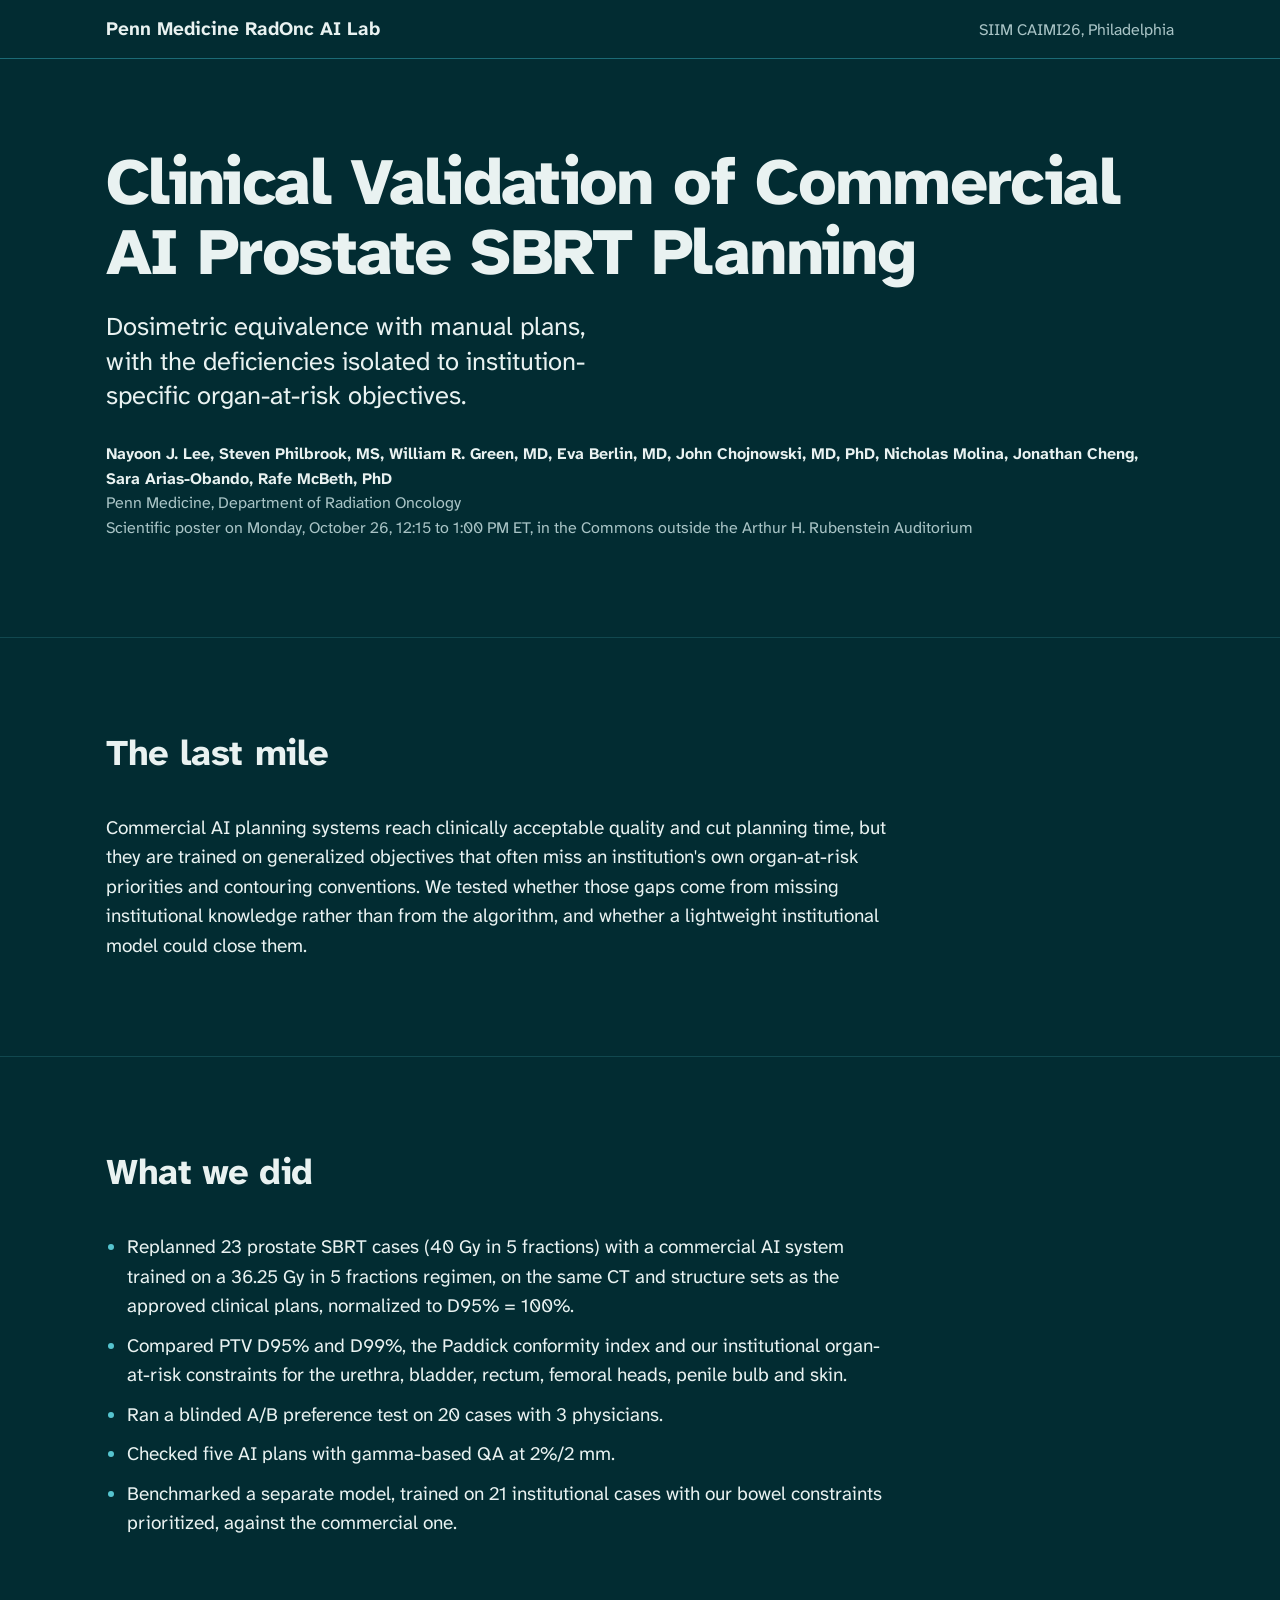
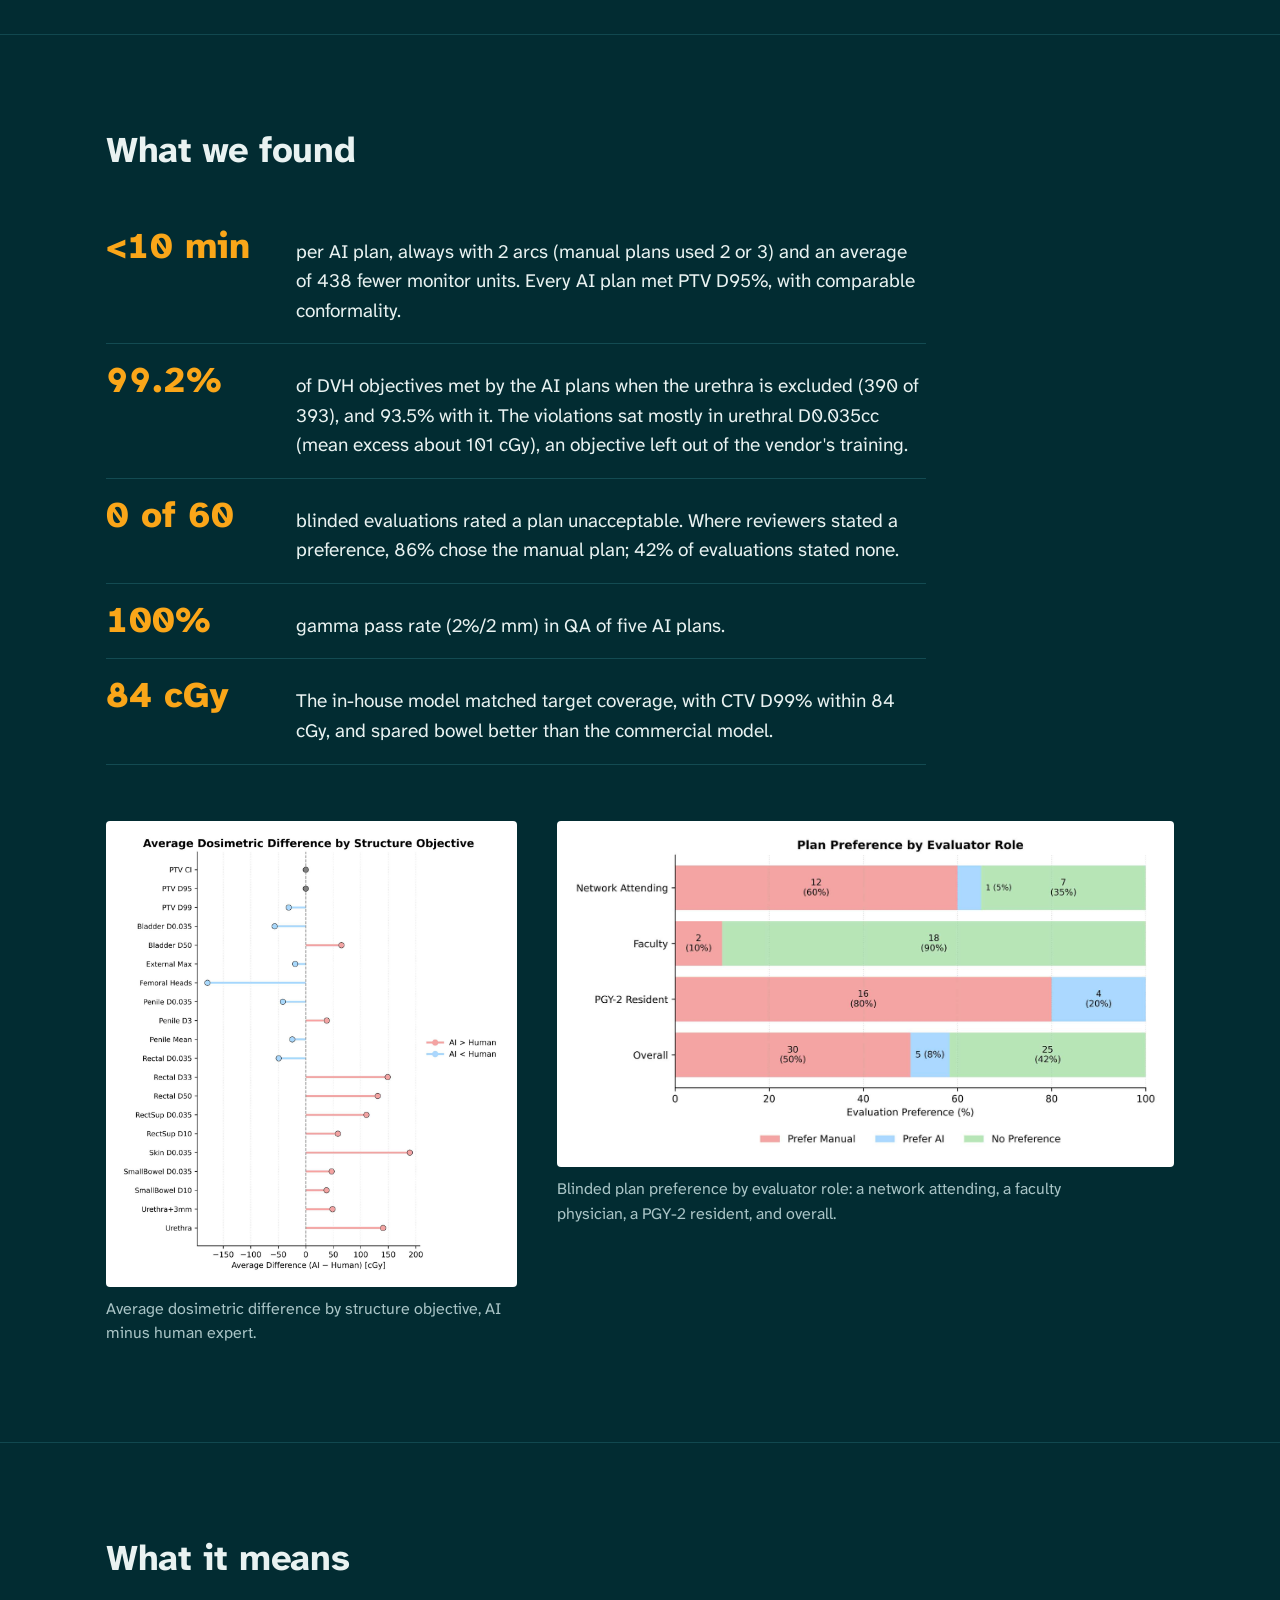
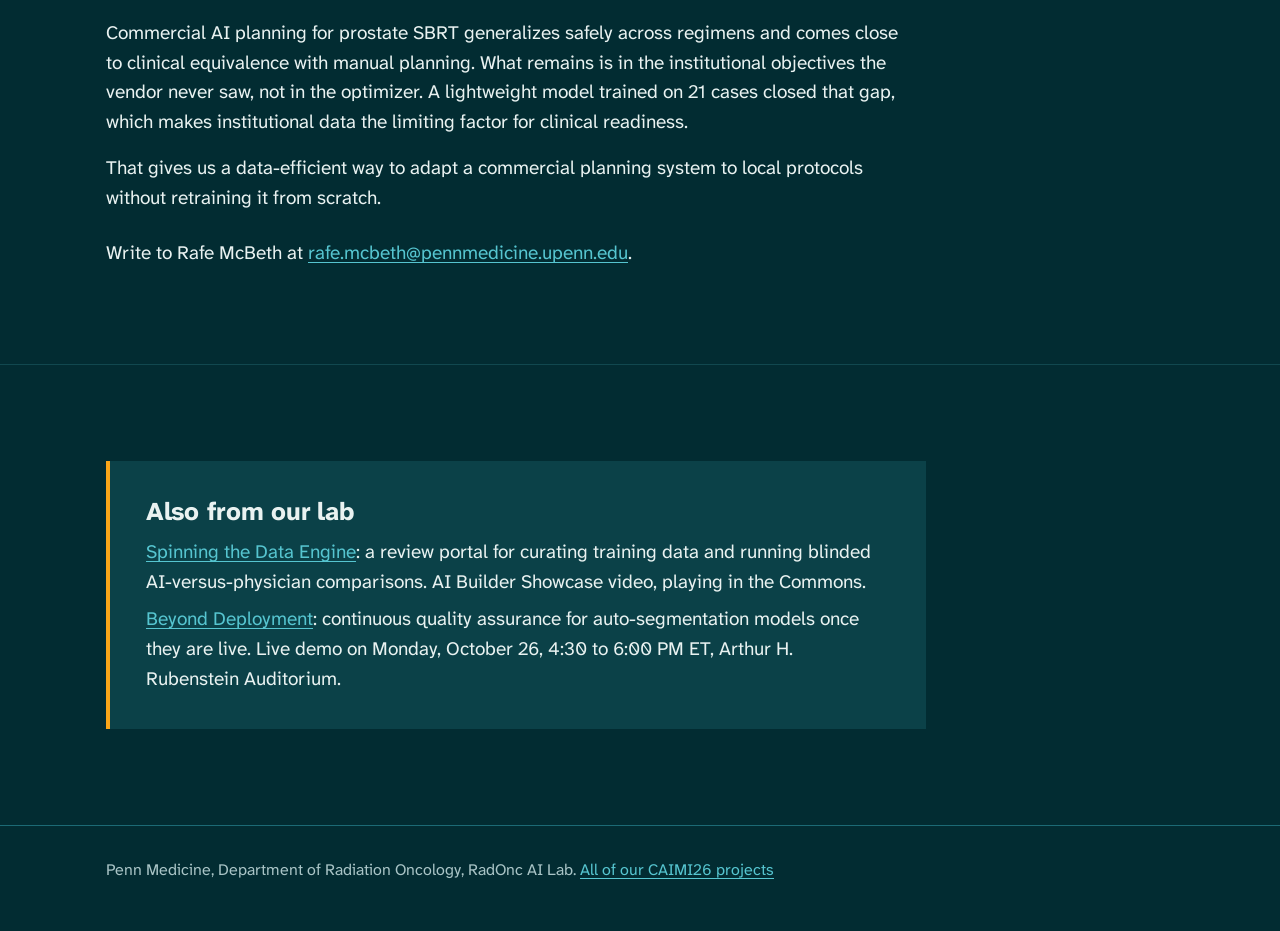
<file: prostate-sbrt/index.html>
<!doctype html>
<html lang="en">
<head>
<meta charset="utf-8">
<meta name="viewport" content="width=device-width, initial-scale=1">
<title>Clinical Validation of Commercial AI Prostate SBRT Planning · Penn Medicine RadOnc AI Lab</title>
<meta name="description" content="Commercial AI prostate SBRT planning against manual plans: dosimetric equivalence, with the remaining gaps in institution-specific organ-at-risk objectives. Scientific poster at SIIM CAIMI26.">
<meta property="og:title" content="Clinical Validation of Commercial AI Prostate SBRT Planning">
<meta property="og:description" content="Dosimetric equivalence with manual plans, with deficiencies isolated to institution-specific organ-at-risk objectives.">
<meta property="og:image" content="https://mcbethlab.github.io/caimi26/prostate-sbrt/img/fig-blinded-preference.png">
<meta name="theme-color" content="#022c32">
<link rel="preload" href="../assets/fonts/AtkinsonHyperlegibleNext.woff2" as="font" type="font/woff2" crossorigin>
<link rel="icon" href="../assets/favicon.svg" type="image/svg+xml">
<link rel="icon" href="../assets/favicon-32.png" sizes="32x32" type="image/png">
<link rel="apple-touch-icon" href="../assets/apple-touch-icon.png">
<link rel="stylesheet" href="../assets/site.css">
</head>
<body>
<header class="bar">
  <div class="wrap">
    <a href="../">Penn Medicine RadOnc AI Lab</a>
    <span class="where">SIIM CAIMI26, Philadelphia</span>
  </div>
</header>

<main>
  <section class="hero">
    <div class="wrap">
      <h1>Clinical Validation of Commercial AI Prostate SBRT Planning</h1>
      <p class="lede">Dosimetric equivalence with manual plans, with the deficiencies isolated to institution-specific organ-at-risk objectives.</p>
      <p class="credits">
        <strong>Nayoon J. Lee, Steven Philbrook, MS, William R. Green, MD, Eva Berlin, MD, John Chojnowski, MD, PhD, Nicholas Molina, Jonathan Cheng, Sara Arias-Obando, Rafe McBeth, PhD</strong><br>
        Penn Medicine, Department of Radiation Oncology<br>
        Scientific poster on Monday, October 26, 12:15 to 1:00 PM ET, in the Commons outside the Arthur H. Rubenstein Auditorium
      </p>
    </div>
  </section>

  <section aria-labelledby="why">
    <div class="wrap">
      <div class="section-head">
        <h2 id="why">The last mile</h2>
      </div>
      <div class="prose">
        <p>Commercial AI planning systems reach clinically acceptable quality and cut planning time, but they are trained on generalized objectives that often miss an institution's own organ-at-risk priorities and contouring conventions. We tested whether those gaps come from missing institutional knowledge rather than from the algorithm, and whether a lightweight institutional model could close them.</p>
      </div>
    </div>
  </section>

  <section aria-labelledby="how">
    <div class="wrap">
      <div class="section-head">
        <h2 id="how">What we did</h2>
      </div>
      <ul class="plain">
        <li>Replanned 23 prostate SBRT cases (40 Gy in 5 fractions) with a commercial AI system trained on a 36.25 Gy in 5 fractions regimen, on the same CT and structure sets as the approved clinical plans, normalized to D95% = 100%.</li>
        <li>Compared PTV D95% and D99%, the Paddick conformity index and our institutional organ-at-risk constraints for the urethra, bladder, rectum, femoral heads, penile bulb and skin.</li>
        <li>Ran a blinded A/B preference test on 20 cases with 3 physicians.</li>
        <li>Checked five AI plans with gamma-based QA at 2%/2 mm.</li>
        <li>Benchmarked a separate model, trained on 21 institutional cases with our bowel constraints prioritized, against the commercial one.</li>
      </ul>
    </div>
  </section>

  <section aria-labelledby="found">
    <div class="wrap">
      <div class="section-head">
        <h2 id="found">What we found</h2>
      </div>
      <ul class="results">
        <li><span class="figure">&lt;10 min</span><span>per AI plan, always with 2 arcs (manual plans used 2 or 3) and an average of 438 fewer monitor units. Every AI plan met PTV D95%, with comparable conformality.</span></li>
        <li><span class="figure">99.2%</span><span>of DVH objectives met by the AI plans when the urethra is excluded (390 of 393), and 93.5% with it. The violations sat mostly in urethral D0.035cc (mean excess about 101 cGy), an objective left out of the vendor's training.</span></li>
        <li><span class="figure">0 of 60</span><span>blinded evaluations rated a plan unacceptable. Where reviewers stated a preference, 86% chose the manual plan; 42% of evaluations stated none.</span></li>
        <li><span class="figure">100%</span><span>gamma pass rate (2%/2 mm) in QA of five AI plans.</span></li>
        <li><span class="figure">84 cGy</span><span>The in-house model matched target coverage, with CTV D99% within 84 cGy, and spared bowel better than the commercial model.</span></li>
      </ul>

      <div class="charts">
        <figure class="chart">
          <img src="img/fig-dose-difference.png" alt="Lollipop chart of the average dose difference, AI minus human in cGy, for each structure objective. PTV coverage objectives sit at or near zero; the AI is higher for most rectal objectives, skin, small bowel and urethra, and lower for femoral heads and most penile objectives." width="1200" height="1370" loading="lazy">
          <figcaption>Average dosimetric difference by structure objective, AI minus human expert.</figcaption>
        </figure>
        <figure class="chart">
          <img src="img/fig-blinded-preference.png" alt="Stacked bar chart of blinded plan preference by evaluator role. Overall: prefer manual 30 (50%), prefer AI 5 (8%), no preference 25 (42%)." width="1400" height="761" loading="lazy">
          <figcaption>Blinded plan preference by evaluator role: a network attending, a faculty physician, a PGY-2 resident, and overall.</figcaption>
        </figure>
      </div>
    </div>
  </section>

  <section aria-labelledby="means">
    <div class="wrap">
      <div class="section-head">
        <h2 id="means">What it means</h2>
      </div>
      <div class="prose">
        <p>Commercial AI planning for prostate SBRT generalizes safely across regimens and comes close to clinical equivalence with manual planning. What remains is in the institutional objectives the vendor never saw, not in the optimizer. A lightweight model trained on 21 cases closed that gap, which makes institutional data the limiting factor for clinical readiness.</p>
        <p>That gives us a data-efficient way to adapt a commercial planning system to local protocols without retraining it from scratch.</p>
      </div>
      <p class="prose contact">Write to Rafe McBeth at <a href="mailto:rafe.mcbeth@pennmedicine.upenn.edu">rafe.mcbeth@pennmedicine.upenn.edu</a>.</p>
    </div>
  </section>

  <section aria-labelledby="sibling">
    <div class="wrap">
      <div class="sibling">
        <h2 id="sibling">Also from our lab</h2>
        <p><a href="../data-engine/">Spinning the Data Engine</a>: a review portal for curating training data and running blinded AI-versus-physician comparisons. AI Builder Showcase video, playing in the Commons.</p>
        <p><a href="../beyond-deployment/">Beyond Deployment</a>: continuous quality assurance for auto-segmentation models once they are live. Live demo on Monday, October 26, 4:30 to 6:00 PM ET, Arthur H. Rubenstein Auditorium.</p>
      </div>
    </div>
  </section>
</main>

<footer>
  <div class="wrap">Penn Medicine, Department of Radiation Oncology, RadOnc AI Lab. <a href="../">All of our CAIMI26 projects</a></div>
</footer>
</body>
</html>
</file>
<file: assets/site.css>
/* Penn Medicine RadOnc AI Lab at SIIM CAIMI26.
   Palette continues the CAIMI26 template the showcase video uses, so a
   visitor who scans the QR on the video lands somewhere that looks the same. */

@font-face {
  font-family: "Atkinson Hyperlegible Next";
  src: url("fonts/AtkinsonHyperlegibleNext.woff2") format("woff2");
  font-weight: 200 800;
  font-display: swap;
}

:root {
  --deep: #022c32;     /* page */
  --tide: #0b4148;     /* raised surfaces */
  --teal: #1c6a75;     /* rules, quiet fills */
  --cyan: #56c5d0;     /* links, the loop line */
  --marker: #faa619;   /* focus, the one primary action */
  --bone: #e9f2f1;     /* text */
  --mist: #a9c4c6;     /* secondary text */

  --measure: 66ch;
  --gutter: clamp(20px, 5vw, 56px);
  --step--1: clamp(0.94rem, 0.92rem + 0.1vw, 1rem);
  --step-0: clamp(1.06rem, 1rem + 0.25vw, 1.19rem);
  --step-1: clamp(1.3rem, 1.18rem + 0.55vw, 1.6rem);
  --step-2: clamp(1.6rem, 1.38rem + 1.1vw, 2.25rem);
  --step-3: clamp(2.3rem, 1.7rem + 3vw, 4.6rem);
}

* { box-sizing: border-box; }

html { -webkit-text-size-adjust: 100%; }

body {
  margin: 0;
  background: var(--deep);
  color: var(--bone);
  font-family: "Atkinson Hyperlegible Next", system-ui, sans-serif;
  font-size: var(--step-0);
  line-height: 1.55;
}

img { display: block; max-width: 100%; height: auto; }

a { color: var(--cyan); text-underline-offset: 0.18em; text-decoration-thickness: 1px; }
a:hover { text-decoration-thickness: 2px; }

:focus-visible { outline: 3px solid var(--marker); outline-offset: 3px; border-radius: 2px; }

h1, h2, h3 { margin: 0; line-height: 1.08; font-weight: 750; letter-spacing: -0.01em; }
h1 { font-size: var(--step-3); font-weight: 800; letter-spacing: -0.025em; }
h2 { font-size: var(--step-2); }
h3 { font-size: var(--step-1); line-height: 1.2; }
p { margin: 0; }
p + p { margin-top: 0.9em; }

.wrap { width: 100%; max-width: 1180px; margin: 0 auto; padding: 0 var(--gutter); }
.prose { max-width: var(--measure); }
.quiet { color: var(--mist); }

/* Site bar */
.bar { border-bottom: 1px solid var(--teal); }
.bar .wrap { display: flex; flex-wrap: wrap; gap: 6px 20px; align-items: baseline; justify-content: space-between; padding-top: 14px; padding-bottom: 14px; }
.bar a { color: var(--bone); text-decoration: none; font-weight: 700; }
.bar a:hover { color: var(--cyan); }
.bar .where { color: var(--mist); font-size: var(--step--1); }

/* Page rhythm: every block is a section; spacing lives here only. */
main > section { padding: clamp(48px, 8vw, 96px) 0; }
main > section + section { border-top: 1px solid rgba(86, 197, 208, 0.18); }
.section-head { max-width: var(--measure); margin-bottom: clamp(24px, 4vw, 40px); }
.section-head p { margin-top: 14px; color: var(--mist); }

/* Hero */
.hero { padding-top: clamp(40px, 7vw, 88px) !important; }
.hero .lede { margin-top: 22px; font-size: var(--step-1); line-height: 1.35; max-width: 30ch; }
.credits { margin-top: 28px; color: var(--mist); font-size: var(--step--1); }
.credits strong { color: var(--bone); font-weight: 700; }

.video {
  margin-top: clamp(32px, 5vw, 56px);
  aspect-ratio: 16 / 9;
  background: var(--tide);
  border: 1px solid var(--teal);
  display: grid;
  place-items: center;
  text-align: center;
  color: var(--mist);
  padding: 24px;
}
.video video { width: 100%; height: 100%; display: block; background: #000; }
.video.has-video { padding: 0; }

/* The blinded reveal */
.reveal { display: grid; gap: clamp(24px, 4vw, 48px); align-items: start; }
@media (min-width: 880px) { .reveal { grid-template-columns: minmax(0, 1.1fr) minmax(0, 1fr); } }

.reveal figure { margin: 0; }
.reveal .frame { position: relative; aspect-ratio: 1; background: #000; overflow: hidden; }
.reveal .frame img { position: absolute; inset: 0; width: 100%; height: 100%; object-fit: cover; opacity: 0; transition: opacity 160ms ease; }
.reveal .frame img.on { opacity: 1; }
.reveal figcaption { margin-top: 10px; color: var(--mist); font-size: var(--step--1); }

.toggle { display: inline-flex; border: 1px solid var(--teal); border-radius: 999px; padding: 3px; margin-bottom: 14px; }
.toggle button {
  font: inherit; font-size: var(--step--1); font-weight: 700;
  color: var(--mist); background: none; border: 0; border-radius: 999px;
  padding: 8px 16px; cursor: pointer;
}
.toggle button[aria-checked="true"] { background: var(--teal); color: var(--bone); }

.sides { list-style: none; margin: 0; padding: 0; display: grid; gap: 14px; }
.side { padding: 16px 18px; background: var(--tide); }
.side .head { display: flex; align-items: center; justify-content: space-between; gap: 12px; }
.swatches { display: inline-flex; gap: 6px; }
.swatches i { width: 22px; height: 6px; border-radius: 3px; }
.side .name { font-weight: 800; font-size: var(--step-1); }
.side .who { color: var(--mist); }
.side .who.revealed { color: var(--bone); }

.reveal-btn {
  margin-top: 20px;
  font: inherit; font-weight: 800;
  color: var(--deep); background: var(--marker);
  border: 0; border-radius: 6px; padding: 14px 22px; cursor: pointer;
}
.reveal-btn[aria-pressed="true"] { background: none; color: var(--marker); box-shadow: inset 0 0 0 2px var(--marker); }

.dice { margin-top: 22px; border-collapse: collapse; width: 100%; max-width: 420px; }
.dice caption { text-align: left; color: var(--mist); font-size: var(--step--1); padding-bottom: 6px; }
.dice th, .dice td { text-align: left; padding: 8px 0; border-bottom: 1px solid rgba(86, 197, 208, 0.2); }
.dice td { font-variant-numeric: tabular-nums; font-weight: 700; }
.dice[hidden] { display: none; }
.note { margin-top: 18px; color: var(--mist); font-size: var(--step--1); max-width: 52ch; }

/* The engine loop, unrolled: one line through four stops that bends back */
.loop { list-style: none; margin: 0; padding: 0; position: relative; }
.loop::before {
  content: ""; position: absolute; left: 11px; top: 14px; bottom: 54px;
  width: 2px; background: var(--cyan);
}
.stop { position: relative; padding-left: 48px; display: grid; gap: 18px; }
.stop + .stop { margin-top: clamp(40px, 6vw, 72px); }
.stop::before {
  content: ""; position: absolute; left: 0; top: 4px;
  width: 24px; height: 24px; border-radius: 50%;
  background: var(--deep); border: 3px solid var(--cyan);
}
.stop h3 { color: var(--bone); }
.stop .prose { color: var(--bone); }
.stop .shot { border: 1px solid var(--teal); background: var(--tide); }
.stop .shot.missing { aspect-ratio: 16 / 9; display: grid; place-items: center; color: var(--mist); font-size: var(--step--1); padding: 16px; text-align: center; }
@media (min-width: 880px) {
  .stop { grid-template-columns: minmax(0, 0.9fr) minmax(0, 1.1fr); align-items: start; gap: 40px; }
}
.loop-back { position: relative; padding-left: 48px; margin-top: 40px; color: var(--mist); }
.loop-back::before {
  /* the line turns and heads back up to the first stop */
  content: ""; position: absolute; left: 11px; top: -40px; width: 22px; height: 52px;
  border-left: 2px solid var(--cyan); border-bottom: 2px solid var(--cyan); border-bottom-left-radius: 14px;
}

/* Results */
.results { list-style: none; margin: 0; padding: 0; display: grid; gap: 0; max-width: 820px; }
.results li { display: grid; grid-template-columns: 1fr; gap: 6px 22px; align-items: baseline; padding: 18px 0; border-bottom: 1px solid rgba(86, 197, 208, 0.2); }
@media (min-width: 600px) { .results li { grid-template-columns: 10.5rem 1fr; } }
.results .figure { font-size: var(--step-2); font-weight: 800; color: var(--marker); font-variant-numeric: tabular-nums; line-height: 1; }
.cite { margin-top: 28px; max-width: var(--measure); color: var(--mist); font-size: var(--step--1); }

/* Lists of asks, stack, schedule */
.plain { margin: 0; padding-left: 1.1em; max-width: var(--measure); }
.plain li + li { margin-top: 10px; }
.plain li::marker { color: var(--cyan); }

/* Hub: the lab lifecycle. One line joins the stages, down the left on a phone
   and across the top on a wide screen. Each stage draws the piece of line to
   the next one, from dot centre to dot centre, so it stops at the last stage;
   the dots sit on top, and the hollow one is filled with the page colour. */
.lifecycle {
  --dot: 18px;
  --gap: 18px;
  --dot-top: calc((var(--step-1) * 1.25 - var(--dot)) / 2);  /* centres a dot on its stage name */
  display: grid; gap: var(--gap); margin: 0; padding: 0; list-style: none;
}
.lifecycle li { display: flex; align-items: flex-start; gap: 14px; position: relative; }
.lifecycle .dot {
  position: relative; z-index: 1; flex: none;
  width: var(--dot); height: var(--dot); margin-top: var(--dot-top);
  border-radius: 50%; border: 3px solid var(--cyan); background: var(--deep);
}
.lifecycle li:not(:last-child)::before {
  content: ""; position: absolute; background: var(--cyan);
  left: calc(var(--dot) / 2 - 1px); width: 2px;
  top: calc(var(--dot-top) + var(--dot) / 2);
  bottom: calc(-1 * (var(--gap) + var(--dot-top) + var(--dot) / 2));
}
.lifecycle .stage { display: block; font-weight: 800; font-size: var(--step-1); line-height: 1.25; }
.lifecycle .by { display: block; color: var(--mist); font-size: var(--step--1); }
.lifecycle li[data-project="engine"] .dot { background: var(--cyan); }
.lifecycle li[data-project="qa"] .dot { background: var(--marker); border-color: var(--marker); }
@media (min-width: 880px) {
  .lifecycle { --gap: 0px; --dot-top: 0px; grid-template-columns: repeat(5, 1fr); }
  .lifecycle li { flex-direction: column; gap: 10px; }
  .lifecycle li:not(:last-child)::before {
    left: calc(var(--dot) / 2); right: calc(var(--dot) / -2); width: auto;
    top: calc(var(--dot) / 2 - 1px); bottom: auto; height: 2px;
  }
}

.projects { display: grid; gap: clamp(28px, 5vw, 56px); }
@media (min-width: 1000px) { .projects { grid-template-columns: repeat(3, minmax(0, 1fr)); } }
.project { border-top: 4px solid var(--cyan); padding-top: 22px; }
.project[data-project="qa"] { border-top-color: var(--marker); }
.project[data-project="sbrt"] { border-top-color: var(--bone); }
.project p { margin-top: 12px; }
.project .when { color: var(--mist); }
.project .go { display: inline-block; margin-top: 18px; font-weight: 800; }

.sibling { background: var(--tide); padding: clamp(22px, 4vw, 36px); border-left: 4px solid var(--marker); max-width: 820px; }
.sibling p + p { margin-top: 8px; }

footer { border-top: 1px solid var(--teal); padding: 32px 0 48px; color: var(--mist); font-size: var(--step--1); }

@media (prefers-reduced-motion: reduce) {
  .reveal .frame img { transition: none; }
}
.sibling h2 { font-size: var(--step-1); line-height: 1.2; }
.sibling h2 + p { margin-top: 10px; }
.sr-only { position: absolute; width: 1px; height: 1px; padding: 0; margin: -1px; overflow: hidden; clip: rect(0 0 0 0); white-space: nowrap; border: 0; }
.contact { margin-top: 26px; }
.contact a { overflow-wrap: anywhere; }
@media (min-width: 880px) { .stop:not(:has(.shot)) { grid-template-columns: minmax(0, 0.9fr); } }

/* Charts from a poster: they are drawn on white, so give them a white mat. */
.charts { display: grid; gap: clamp(24px, 4vw, 40px); margin-top: clamp(32px, 5vw, 56px); align-items: start; }
@media (min-width: 880px) { .charts { grid-template-columns: minmax(0, 0.8fr) minmax(0, 1.2fr); } }
.chart { margin: 0; }
.chart img { background: #fff; padding: 12px; border-radius: 4px; }
.chart figcaption { margin-top: 10px; color: var(--mist); font-size: var(--step--1); max-width: 52ch; }
.cite + .cite { margin-top: 10px; }

/* Beyond Deployment: a case figure beside what its metrics say. */
.case { display: grid; gap: clamp(20px, 3vw, 40px); align-items: start; }
.case + .case { margin-top: clamp(40px, 6vw, 72px); }
@media (min-width: 880px) { .case { grid-template-columns: minmax(0, 0.9fr) minmax(0, 1.1fr); } }
.case figure { margin: 0; }
.case img { width: 100%; border: 1px solid var(--teal); background: #000; }
.case figcaption { margin-top: 10px; color: var(--mist); font-size: var(--step--1); }
.case h3 + p { margin-top: 14px; }

/* Hub: an image at the top of each project card. Charts sit on white, as on
   their own page. */
.project .thumb { width: 100%; aspect-ratio: 16 / 10; object-fit: cover; border: 1px solid var(--teal); margin-bottom: 20px; background: #000; }
.project .thumb.chart-thumb { object-fit: contain; background: #fff; padding: 10px; }

/* Beyond Deployment: dashboard screenshots, two to a row on wide screens. */
.shots { display: grid; gap: clamp(28px, 4vw, 44px); align-items: start; }
@media (min-width: 880px) { .shots { grid-template-columns: repeat(2, minmax(0, 1fr)); } }
.shots figure { margin: 0; }
.shots img { width: 100%; border: 1px solid var(--teal); background: #0d1119; }
.shots figcaption { margin-top: 10px; color: var(--mist); font-size: var(--step--1); max-width: 56ch; }
</file>
